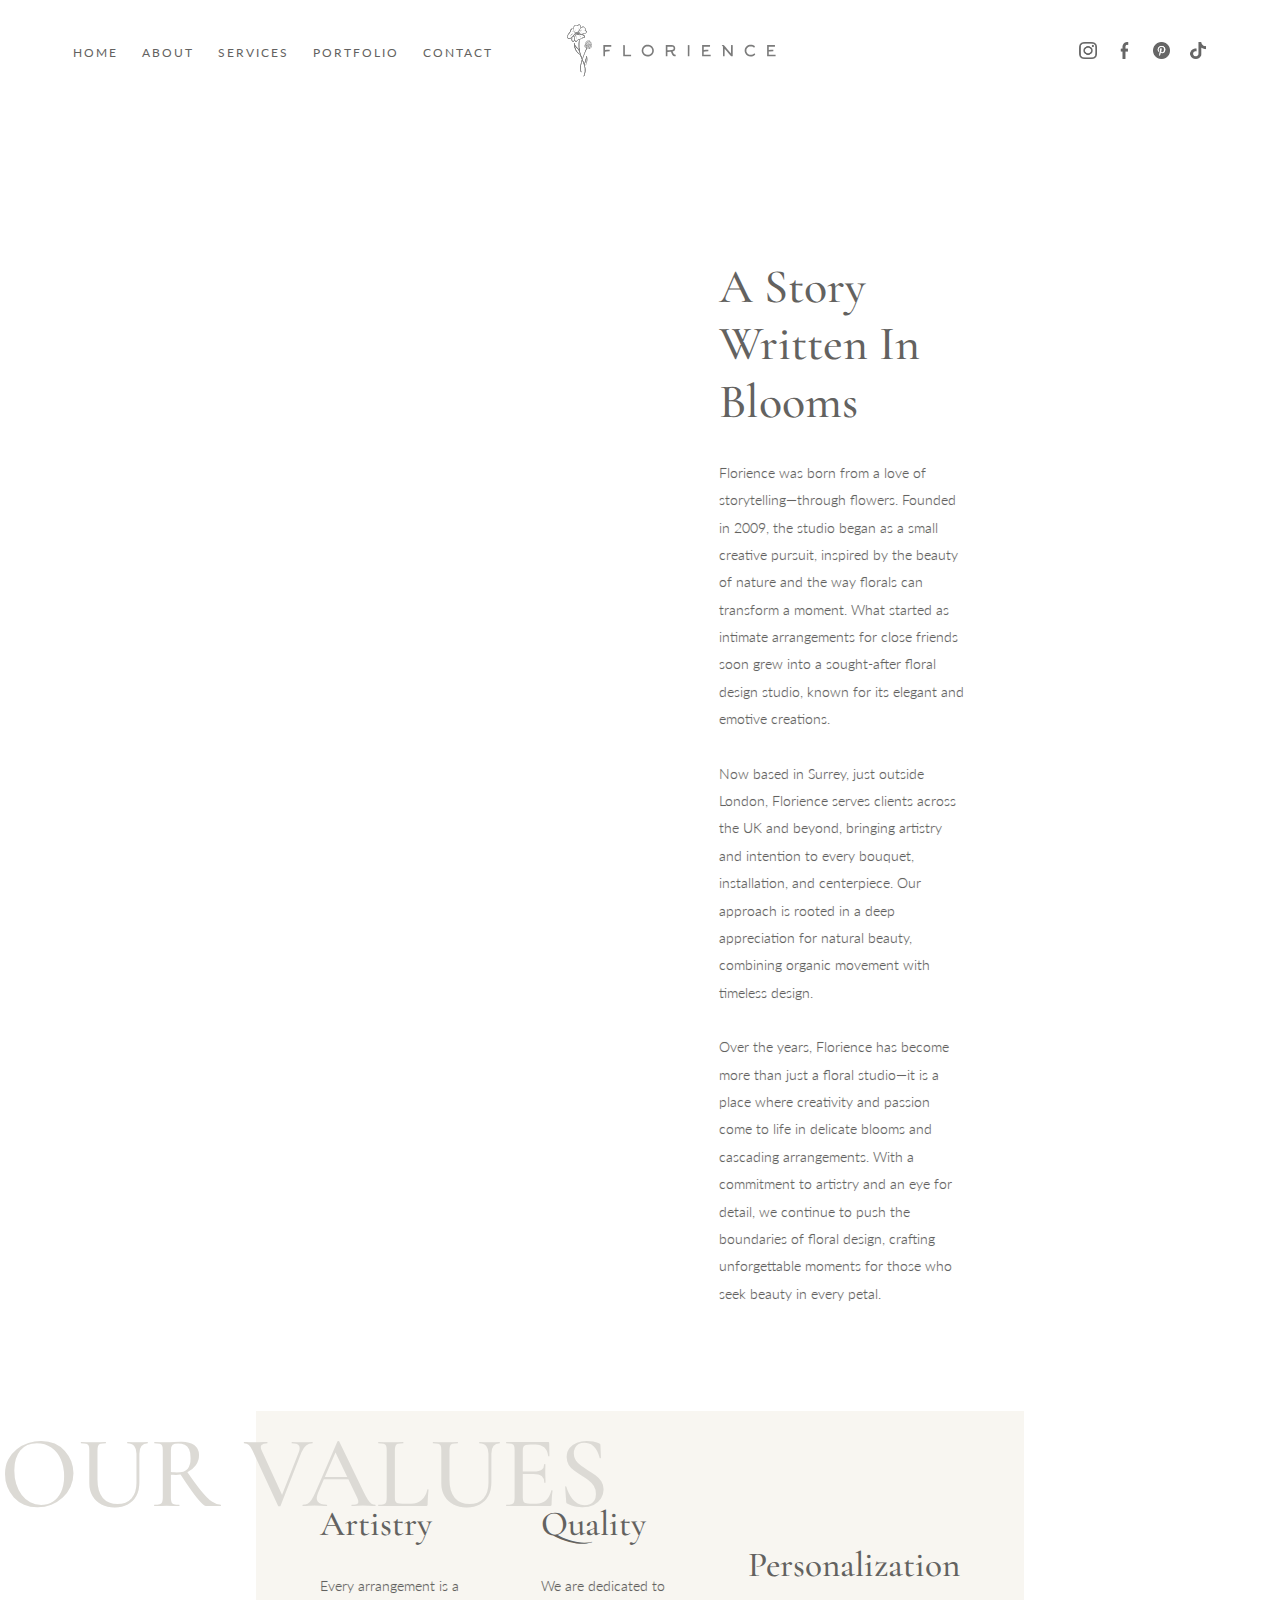
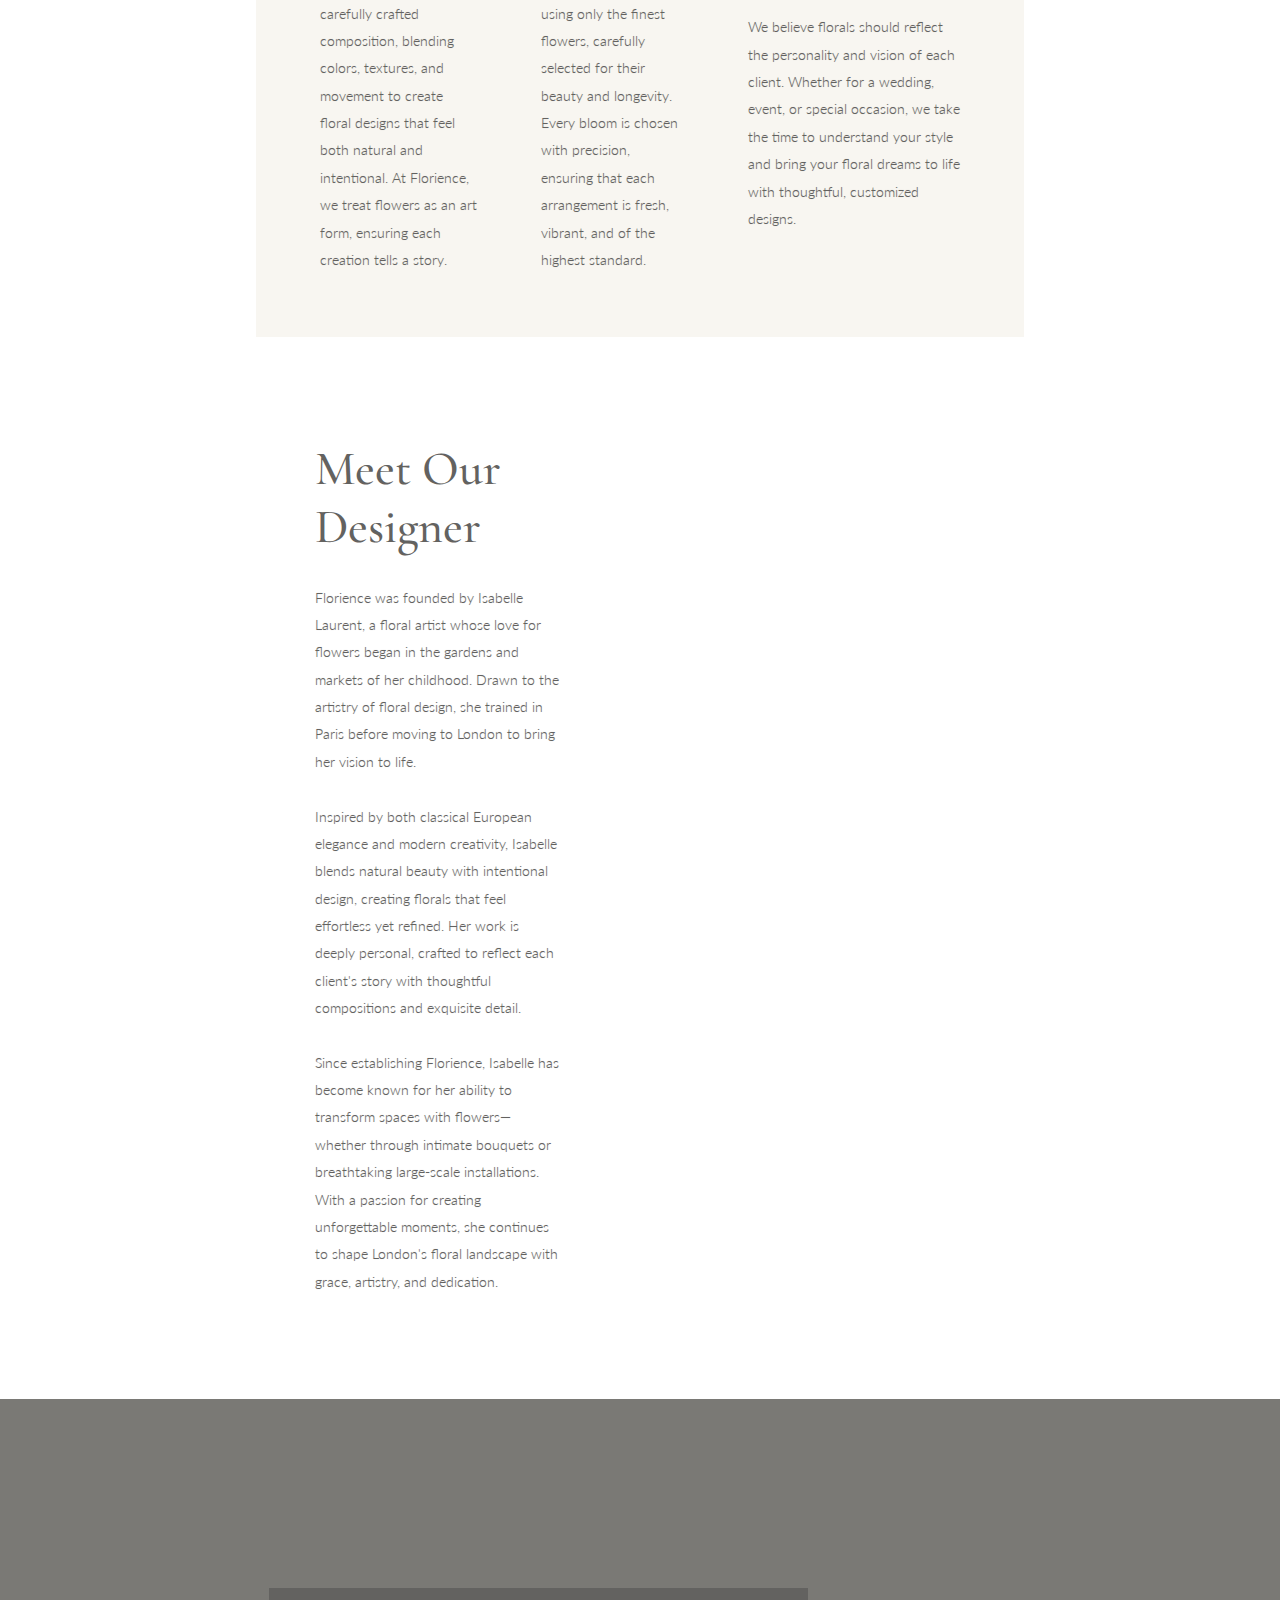
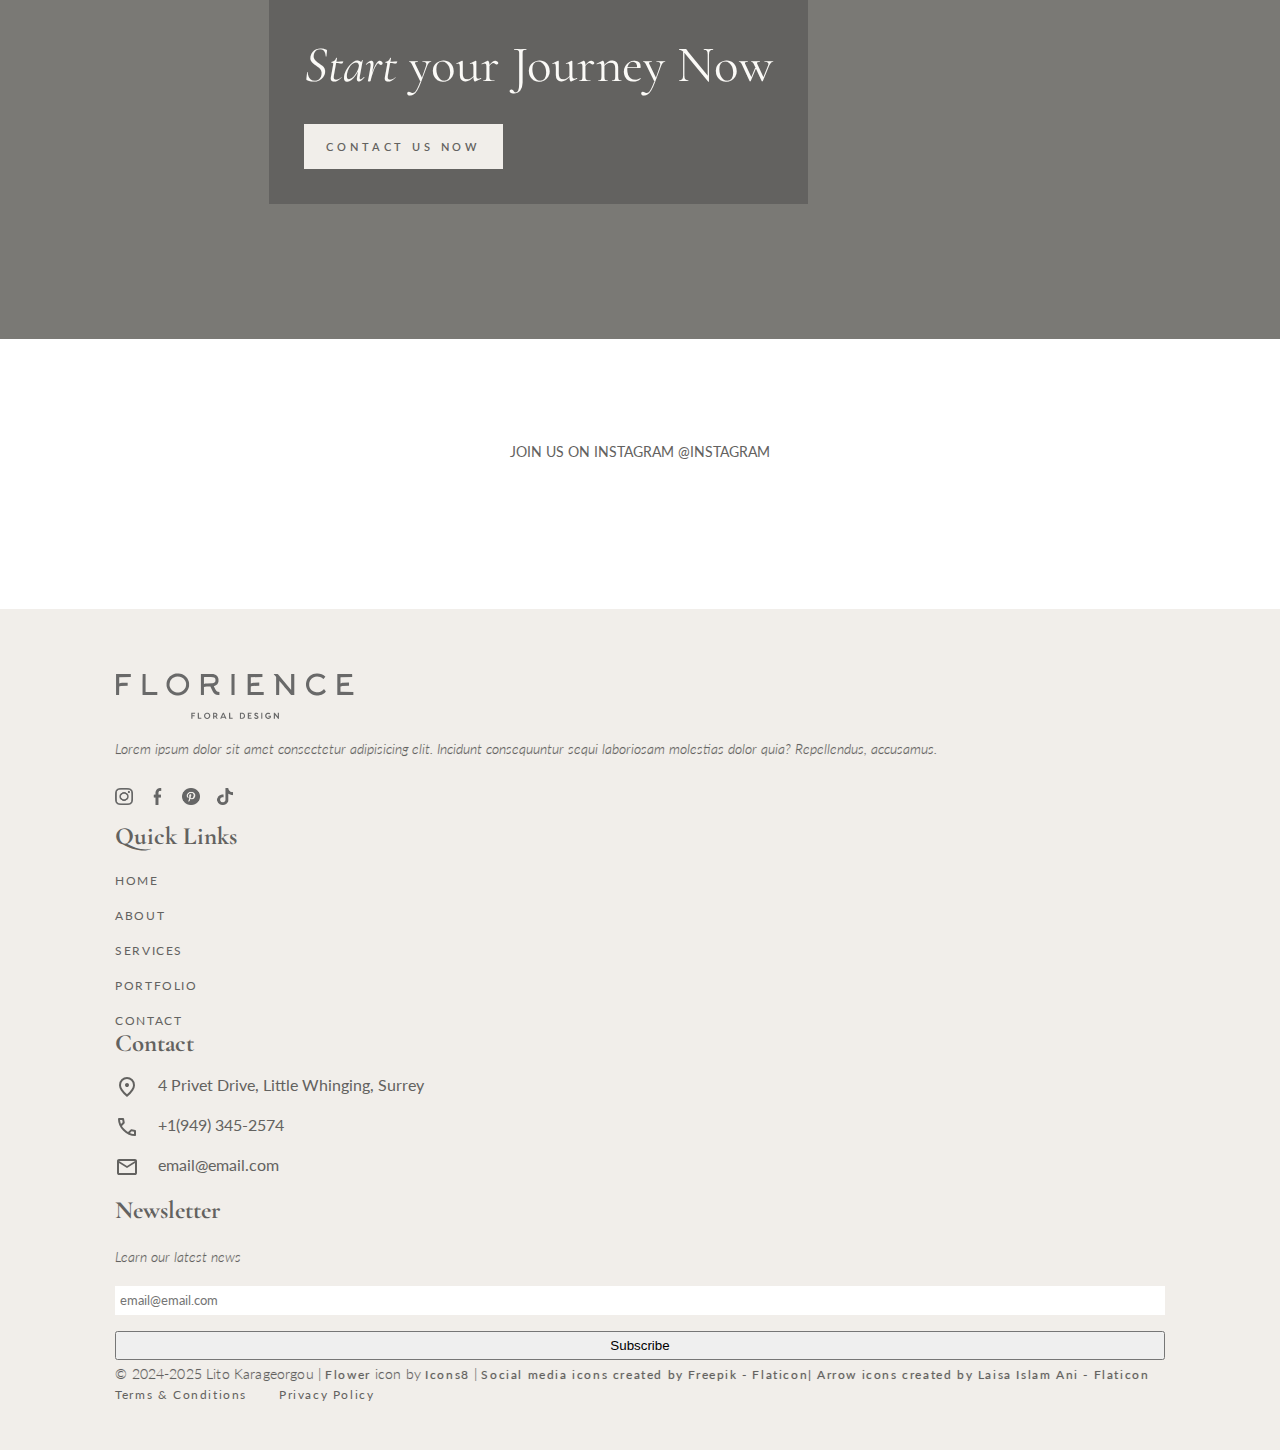
<file: about.html>
<!DOCTYPE html>
<html lang="en">

<head>
  <meta charset="UTF-8" />
  <meta name="viewport" content="width=device-width, initial-scale=1.0" />
  <title>About | Florience | Floral Design Studio</title>
  <!-- CSS -->
  <link rel="stylesheet" href="./styles/common.css">
  <link rel="stylesheet" href="./styles/about.css" />
  <!-- Favicon -->
  <link rel="icon" href="./assets/icons/favicon-white.png" />
  <!-- Lato Font -->
  <link rel="preconnect" href="https://fonts.googleapis.com">
  <link rel="preconnect" href="https://fonts.gstatic.com" crossorigin>
  <link
    href="https://fonts.googleapis.com/css2?family=Cormorant+Garamond:ital,wght@0,300;0,400;0,500;0,600;0,700;1,300;1,400;1,500;1,600;1,700&family=Edu+AU+VIC+WA+NT+Pre:wght@400..700&family=Lato:ital,wght@0,100;0,300;0,400;0,700;0,900;1,100;1,300;1,400;1,700;1,900&family=Merriweather:ital,wght@0,300;0,400;0,700;0,900;1,300;1,400;1,700;1,900&family=Orbitron:wght@400..900&family=Poppins:ital,wght@0,100;0,200;0,300;0,400;0,500;0,600;0,700;0,800;0,900;1,100;1,200;1,300;1,400;1,500;1,600;1,700;1,800;1,900&family=Roboto:ital,wght@0,100;0,300;0,400;0,500;0,700;0,900;1,100;1,300;1,400;1,500;1,700;1,900&display=swap"
    rel="stylesheet">
  <!-- Cormorant Garamond Font-->
  <link rel="preconnect" href="https://fonts.googleapis.com">
  <link rel="preconnect" href="https://fonts.gstatic.com" crossorigin>
  <link
    href="https://fonts.googleapis.com/css2?family=Cormorant+Garamond:ital,wght@0,300;0,400;0,500;0,600;0,700;1,300;1,400;1,500;1,600;1,700&family=Edu+AU+VIC+WA+NT+Pre:wght@400..700&family=Lato:ital,wght@0,100;0,300;0,400;0,700;0,900;1,100;1,300;1,400;1,700;1,900&family=Merriweather:ital,wght@0,300;0,400;0,700;0,900;1,300;1,400;1,700;1,900&family=Orbitron:wght@400..900&family=Poppins:ital,wght@0,100;0,200;0,300;0,400;0,500;0,600;0,700;0,800;0,900;1,100;1,200;1,300;1,400;1,500;1,600;1,700;1,800;1,900&family=Roboto:ital,wght@0,100;0,300;0,400;0,500;0,700;0,900;1,100;1,300;1,400;1,500;1,700;1,900&display=swap"
    rel="stylesheet">
  <!-- JavaScript -->
  <script src="./scripts/header-footer.js"></script>
  <script src="./scripts/scroll-effects.js" defer></script>
  <script src="./scripts/back-to-top.js" defer></script>
</head>

<body>
  <div class="container">
    <!-- Header -->
    <div id="header"></div>

    <!-- Main -->
    <main class="main">
      <!-- Hero Section-->
      <div class="hero__container">
        <div class="hero__text">
          <h1>About us</h1>
        </div>
      </div>

      <!-- Story -->
      <div class="section__container">
        <div class="section__wrap">
          <div class="section__image section__image--story"></div>
          <div class="section__text">
            <h2 class="medium-heading">A Story Written in Blooms</h2>
            <p>
              Florience was born from a love of storytelling—through flowers. Founded in 2009, the studio began as a
              small creative pursuit, inspired by the beauty of nature and the way florals can transform a moment. What
              started as intimate arrangements for close friends soon grew into a sought-after floral design studio,
              known for its elegant and emotive creations.

              <br> <br>

              Now based in Surrey, just outside London, Florience serves clients across the UK and beyond, bringing
              artistry and intention to every bouquet, installation, and centerpiece. Our approach is rooted in a deep
              appreciation for natural beauty, combining organic movement with timeless design.

              <br> <br>

              Over the years, Florience has become more than just a floral studio—it is a place where creativity and
              passion come to life in delicate blooms and cascading arrangements. With a commitment to artistry and an
              eye for detail, we continue to push the boundaries of floral design, crafting unforgettable moments for
              those who seek beauty in every petal.
          </div>
        </div>
      </div>

      <!-- Values -->
      <div class="values__container">
        <h2 class="extra-large-heading">Our values</h2>
        <div class="values__wrap">
          <div class="values__value">
            <h3>Artistry</h3>
            <p>Every arrangement is a carefully crafted composition, blending colors, textures, and movement to create
              floral designs that feel both natural and intentional. At Florience, we treat flowers as an art form,
              ensuring each creation tells a story.</p>
          </div>
          <div class="values__value">
            <h3>Quality</h3>
            <p>We are dedicated to using only the finest flowers, carefully selected for their beauty and longevity.
              Every bloom is chosen with precision, ensuring that each arrangement is fresh, vibrant, and of the highest
              standard.</p>
          </div>
          <div class="values__value">
            <h3>Personalization</h3>
            <p>We believe florals should reflect the personality and vision of each client. Whether for a wedding,
              event, or special occasion, we take the time to understand your style and bring your floral dreams to life
              with thoughtful, customized designs.</p>
          </div>
        </div>
      </div>

      <!-- Designer -->
      <div class="section__container">
        <div class="section__wrap">
          <div class="section__text">
            <h2 class="medium-heading">Meet our Designer</h2>
            <p>
              Florience was founded by Isabelle Laurent, a floral artist whose love for flowers began in the gardens and
              markets of her childhood. Drawn to the artistry of floral design, she trained in Paris before moving to
              London to bring her vision to life.

              <br> <br>

              Inspired by both classical European elegance and modern creativity, Isabelle blends natural beauty with
              intentional design, creating florals that feel effortless yet refined. Her work is deeply personal,
              crafted to reflect each client's story with thoughtful compositions and exquisite detail.

              <br> <br>

              Since establishing Florience, Isabelle has become known for her ability to transform spaces with
              flowers—whether through intimate bouquets or breathtaking large-scale installations. With a passion for
              creating unforgettable moments, she continues to shape London's floral landscape with grace, artistry, and
              dedication.
            </p>
          </div>
          <div class="section__image section__image--designer "></div>
        </div>
      </div>

      <!-- Call to Action -->
      <div class="cta">
        <div class="cta__wrap">
          <h2><span>Start</span> your Journey Now</h2>
          <a href="contact.html" class="button button--primary">Contact us now</a>
        </div>
      </div>

      <!-- Instagram Grid -->
      <div class="instagram__container">
        <div class="instagram__wrap">
          <a href="https://www.instagram.com/" target="_blank">Join us on instagram @instagram</a>
          <div class="instagram__images">
            <div class="instagram__image instagram__image--1"></div>
            <div class="instagram__image instagram__image--2"></div>
            <div class="instagram__image instagram__image--3"></div>
            <div class="instagram__image instagram__image--4"></div>
            <div class="instagram__image instagram__image--5"></div>
            <div class="instagram__image instagram__image--6"></div>
          </div>
        </div>
      </div>

    </main>

    <!-- Footer -->
    <footer id="footer"></footer>

    <!-- Back to top button -->
    <button id="back-to-top" onclick="window.scrollTo({top: 0, behavior: 'smooth'});">Top</button>
  </div>
</body>

</html>
</file>
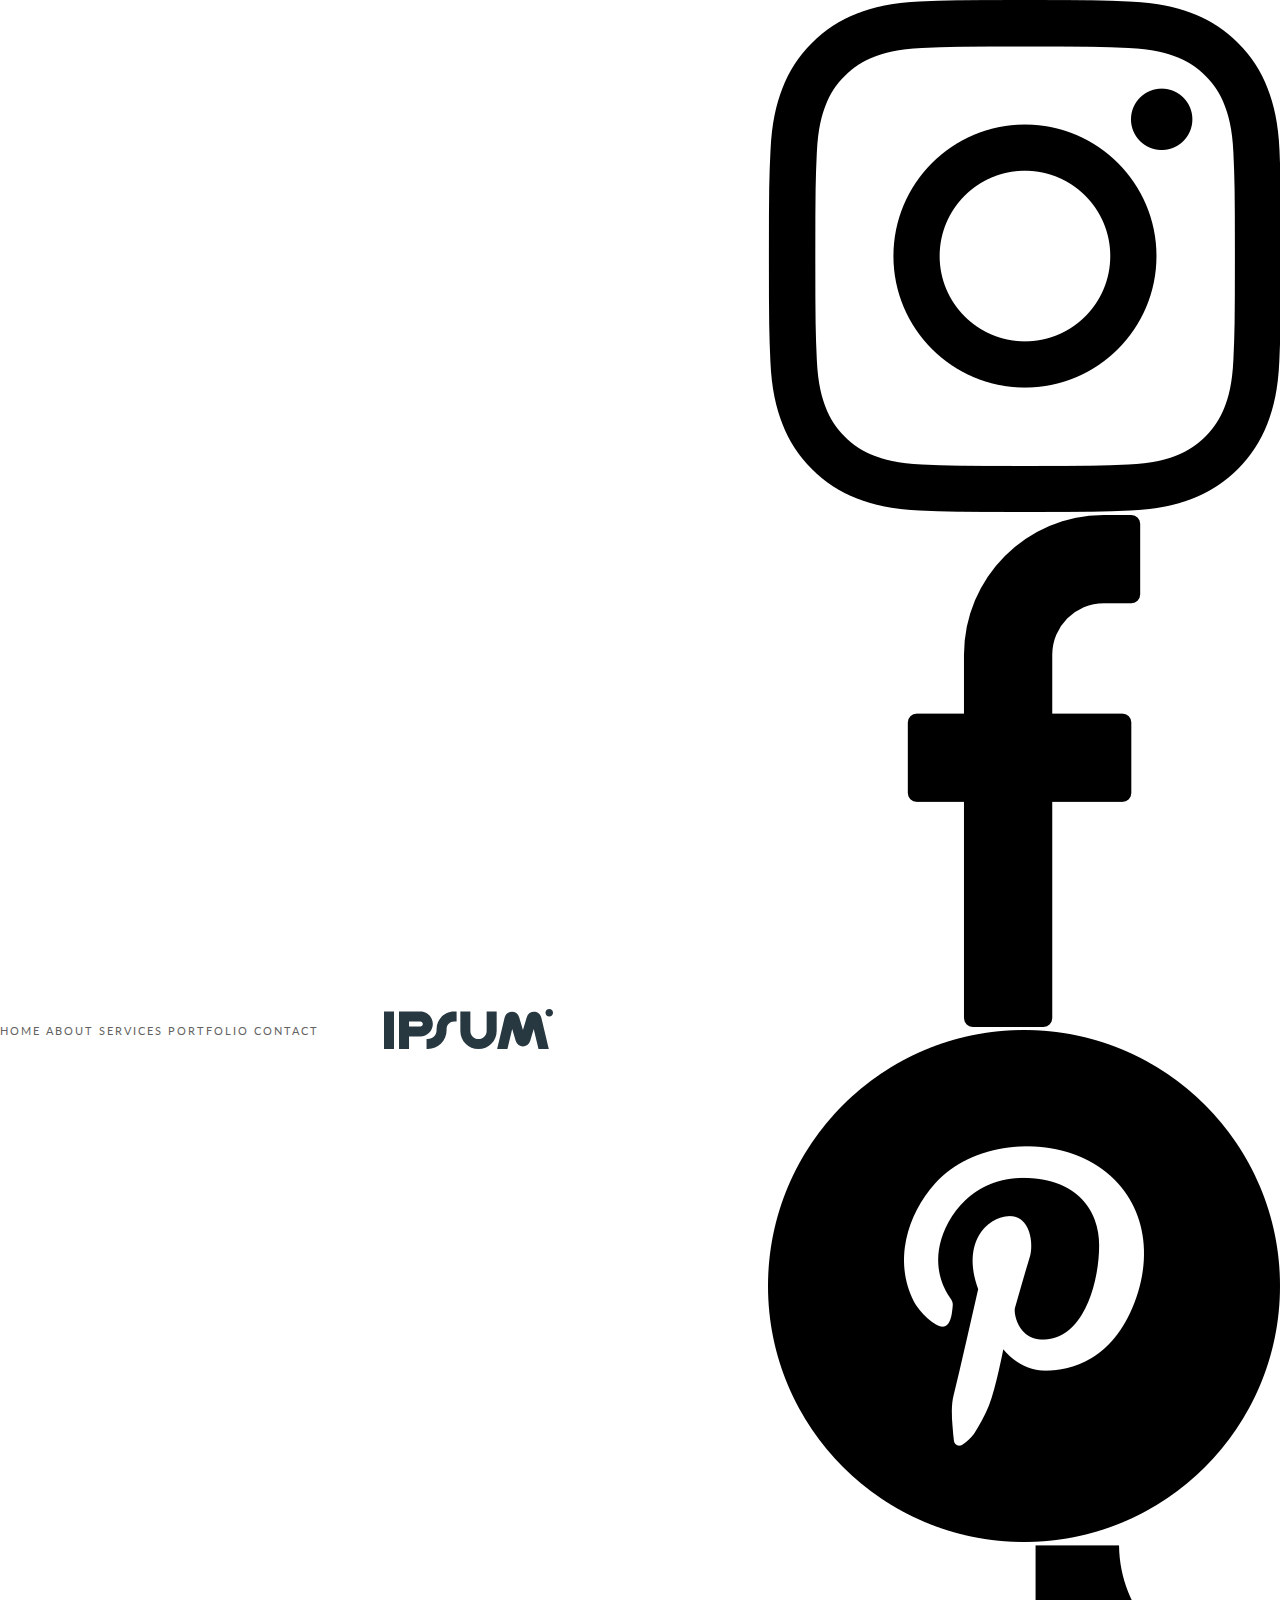
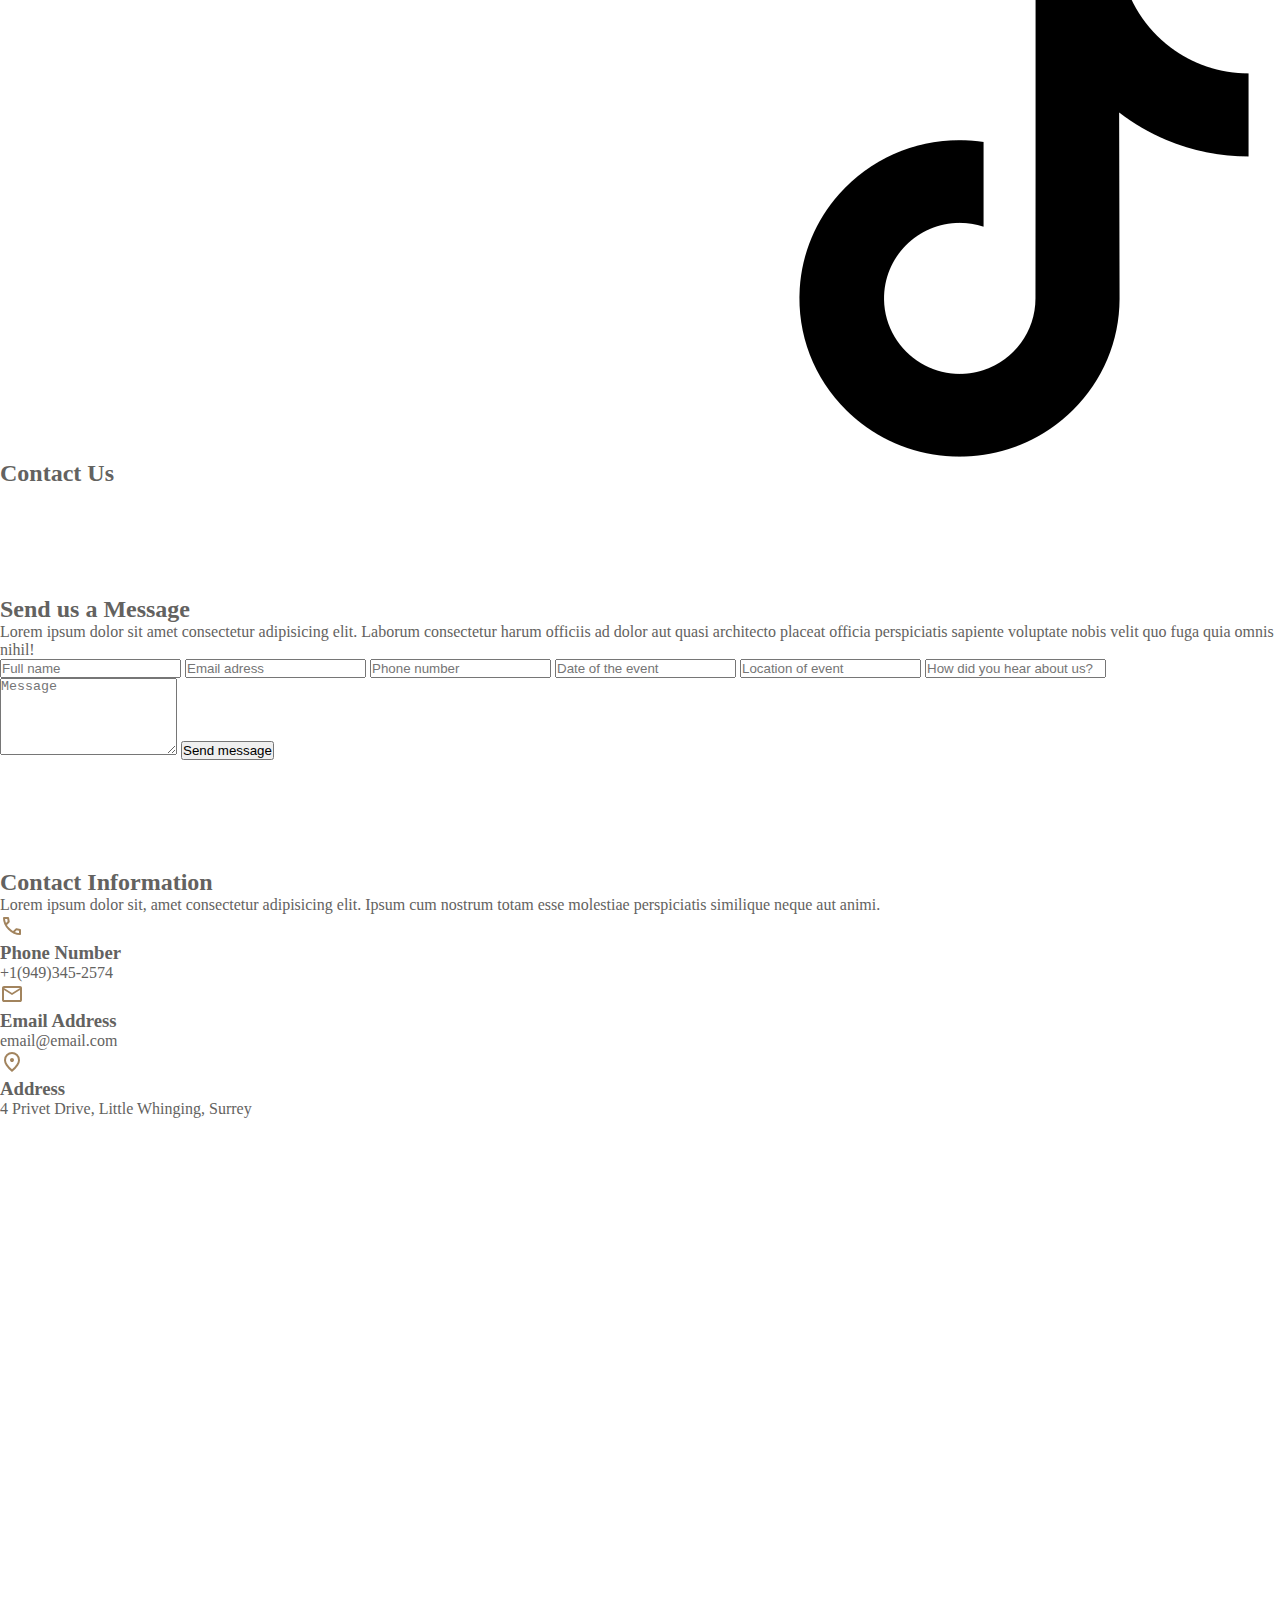
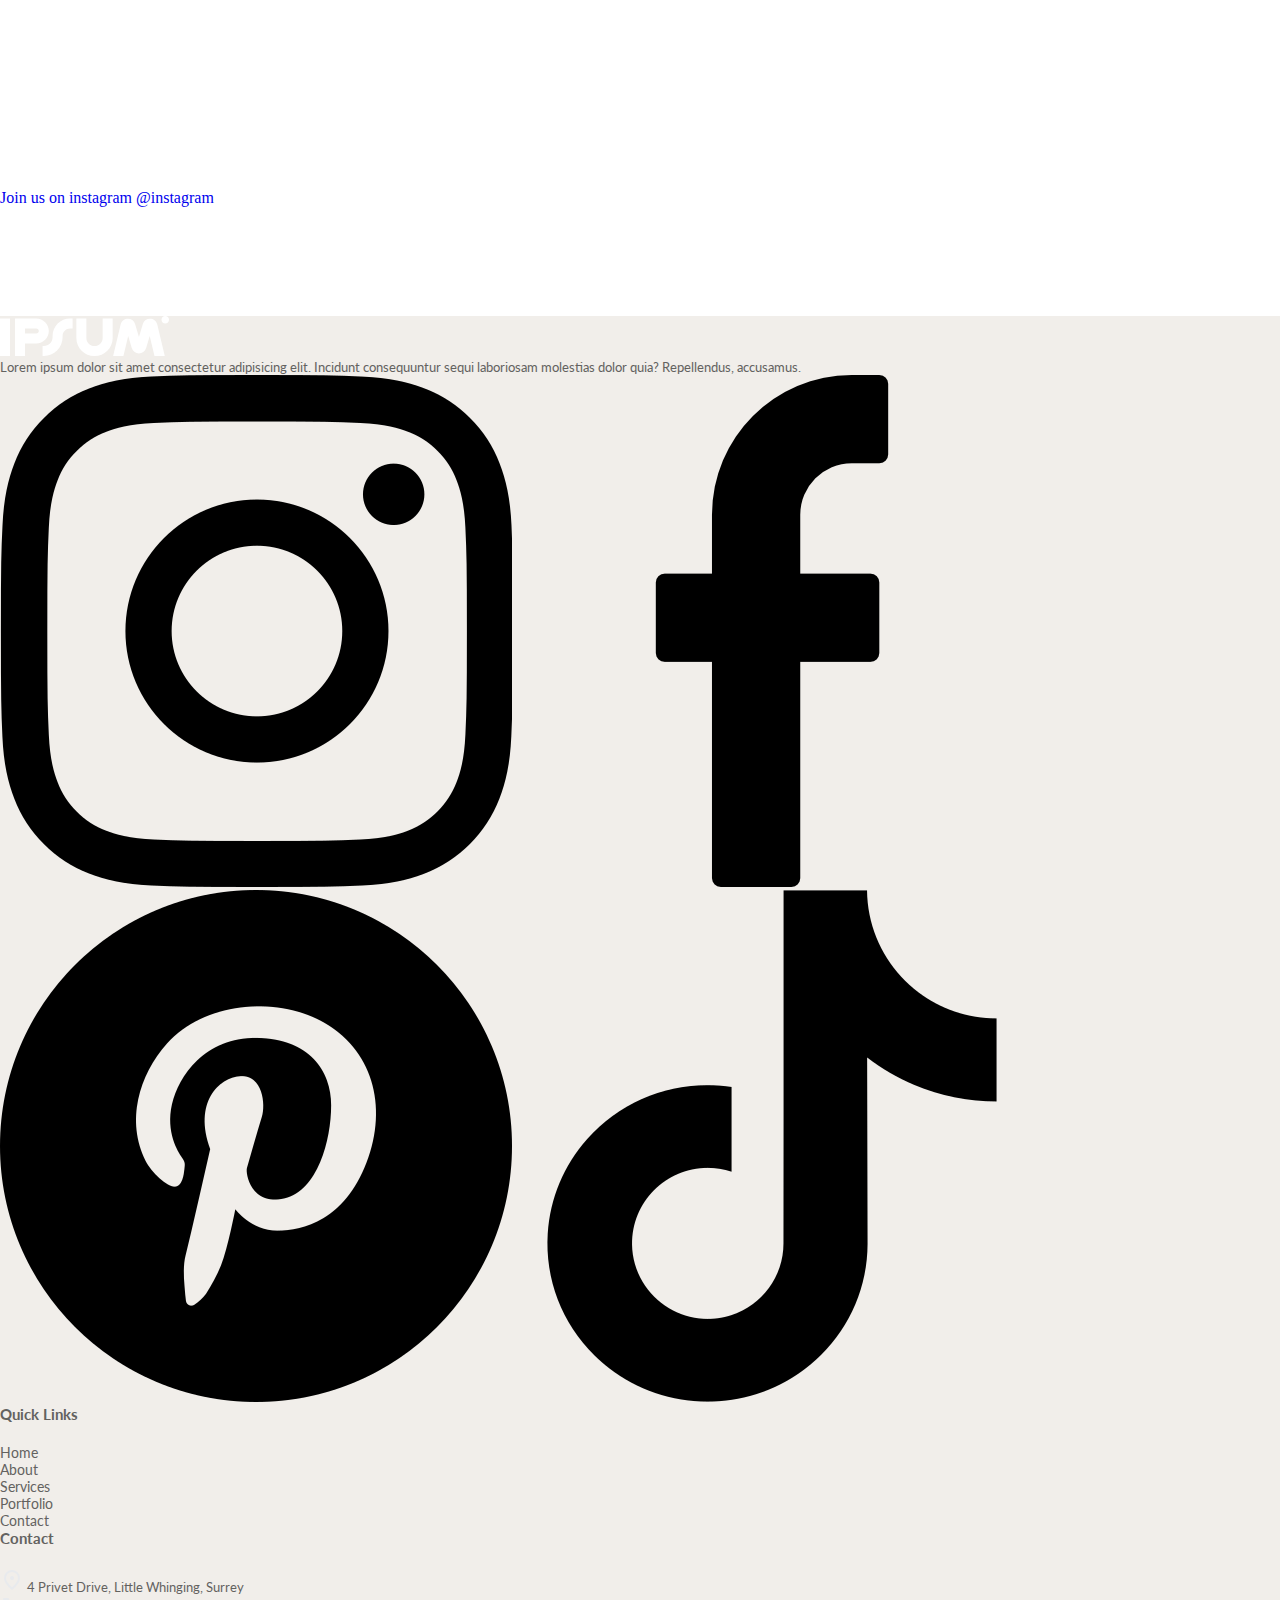
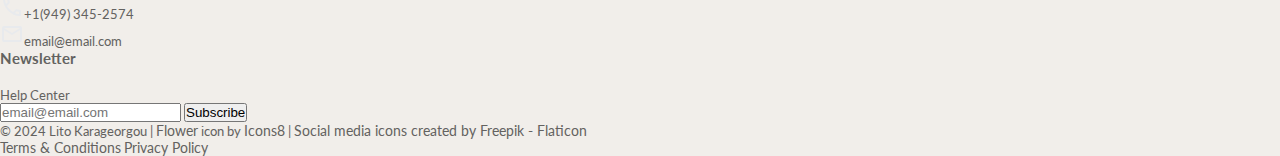
<file: contact.html>
<!DOCTYPE html>
<html lang="en">

<head>
  <meta charset="UTF-8" />
  <meta name="viewport" content="width=device-width, initial-scale=1.0" />
  <title>Contact | Floral Design Studio</title>
  <link rel="stylesheet" href="styles/global.css">
  <link rel="stylesheet" href="styles/contact.css" />
  <link rel="icon" href="images/icons/favicon.png" />
  <link
    href="https://fonts.googleapis.com/css2?family=Edu+AU+VIC+WA+NT+Pre:wght@400..700&family=Lato:ital,wght@0,100;0,300;0,400;0,700;0,900;1,100;1,300;1,400;1,700;1,900&family=Poppins:ital,wght@0,100;0,200;0,300;0,400;0,500;0,600;0,700;0,800;0,900;1,100;1,200;1,300;1,400;1,500;1,600;1,700;1,800;1,900&family=Roboto:ital,wght@0,100;0,300;0,400;0,500;0,700;0,900;1,100;1,300;1,400;1,500;1,700;1,900&display=swap"
    rel="stylesheet">
</head>

<body>
  <div class="container">
    <!-- Navbar -->
    <header class="navbar">
      <nav class="navbar_menu">
        <a href="index.html">Home</a>
        <a href="about.html">About</a>
        <a href="services.html">Services</a>
        <a href="portfolio.html">Portfolio</a>
        <a href="contact.html">Contact</a>
      </nav>

      <div class="navbar_logo">
        <img src="images/logos/ipsum.svg" alt="Floral Design Studio Logo" />
      </div>

      <div class="navbar_social">
        <a href="https://www.instagram.com/" target="_blank">
          <img src="images/icons/instagram.png" alt="Instagram" />
        </a>
        <a href="https://www.facebook.com/" target="_blank">
          <img src="images/icons/facebook.png" alt="Facebook" />
        </a>
        <a href="https://www.pinterest.com/" target="_blank">
          <img src="images/icons/pinterest.png" alt="Pinterest" />
        </a>
        <a href="https://www.tiktok.com/" target="_blank">
          <img src="images/icons/tik-tok.png" alt="Tik Tok" />
        </a>
      </div>
    </header>

    <!-- Main -->
    <main class="main">
      <!-- Hero Section -->
      <div class="hero_section_container">
        <div class="hero_section_text">
          <h2>Contact Us</h2>
        </div>
      </div>

      <!-- Contact Form -->
      <div class="contact_form_container">
        <div class="contact_form_wrap">
          <h2>Send us a Message</h2>
          <div class="contact_form_text">
            <p>
              Lorem ipsum dolor sit amet consectetur adipisicing elit. Laborum consectetur harum officiis ad dolor aut
              quasi architecto placeat officia perspiciatis sapiente voluptate nobis velit quo fuga quia omnis nihil!
            </p>
          </div>
          <form class="contact_form">
            <input type="text" id="fullname" placeholder="Full name" name="name">
            <input type="email" name="email" id="email" placeholder="Email adress">
            <input type="tel" name="phone" id="phone" placeholder="Phone number">
            <input type="text" id=date name="date" placeholder="Date of the event">
            <!-- onfocus="(this.type='date')" onblur="(this.type='text') -->
            <input type="text" name="address" id="address" placeholder="Location of event">
            <!-- <input type="number" name="budget" id="budget" placeholder="Budget for the floral design"> -->
            <input type="text" name="referral_source" id="referral_source" placeholder="How did you hear about us?">
            <textarea name="message" id="message" placeholder="Message" rows="5"></textarea>
            <button type="submit" class="contact_form_button">Send message</a>
          </form>
        </div>
        <div class="contact_form_img"></div>
      </div>

      <!-- Contact Info -->
      <div class="contact_info_container">
        <div class="contact_info_wrap">
          <div class="contact_info_text">
            <h2>Contact Information</h2>
            <p>Lorem ipsum dolor sit, amet consectetur adipisicing elit. Ipsum cum nostrum totam esse molestiae
              perspiciatis similique neque aut animi.</p>
          </div>

          <div class="contact_info_boxes">
            <div class="contact_info_box">
              <img src="images/icons/phone-brown.svg" alt="Phone Number">
              <h3>Phone Number</h3>
              <p>+1(949)345-2574</p>
            </div>

            <div class="contact_info_box">
              <img src="images/icons/mail-brown.svg" alt="Email">
              <h3>Email Address</h3>
              <p>email@email.com</p>
            </div>

            <div class="contact_info_box">
              <img src="images/icons/location-brown.svg" alt="Address">
              <h3>Address</h3>
              <p>4 Privet Drive, Little Whinging, Surrey</p>
            </div>
          </div>
        </div>
      </div>

      <!-- Map -->
      <div id="map">
        <iframe
          src="https://www.google.com/maps/embed?pb=!1m18!1m12!1m3!1d2473.291091976451!2d-0.41932822306631806!3d51.69111799726521!2m3!1f0!2f0!3f0!3m2!1i1024!2i768!4f13.1!3m3!1m2!1s0x4876402fabd5cc11%3A0xf1355f57a03a3cba!2s4%20Privet%20Drive!5e0!3m2!1sen!2sgr!4v1736001830112!5m2!1sen!2sgr"
          width="600" height="450" style="border:0;" allowfullscreen="" loading="lazy"
          referrerpolicy="no-referrer-when-downgrade"></iframe>
      </div>

      <!-- Newsletter -->
      <!-- <div class="newsletter_container">
        <div class="newsletter_wrap">
          <h2>Subscribe to our Newsletter</h2>
          <div class="newsletter_text">
            <p>
              Lorem ipsum dolor sit amet consectetur adipisicing elit. Veniam
              animi nam, labore consectetur, eaque aliquid eos.
              Consequatur, quo!
            </p>
          </div>
          <form class="newsletter_subscribe">
            <input type="email" id="email" placeholder="email@email.com" />
            <button>Subscribe</button>
          </form>
        </div>
      </div> -->

      <!-- Instagram Grid -->
      <div class="instagram_grid_container">
        <div class="instagram_grid_wrap">
          <!-- <h2>Join us on Instagram</h2> -->
          <a href="#">Join us on instagram @instagram</a>
          <div class="instagram_grid_images">
            <div class="instagram_grid_img"></div>
            <div class="instagram_grid_img"></div>
            <div class="instagram_grid_img"></div>
            <div class="instagram_grid_img"></div>
            <div class="instagram_grid_img"></div>
            <div class="instagram_grid_img"></div>
          </div>
        </div>
      </div>
    </main>

    <!-- Footer -->
    <footer class="footer">
      <div class="footer_wrap">
        <!-- Row 1 -->
        <div class="footer_row_1">
          <!-- Logo & Text -->
          <div class="footer_brand">
            <div class="footer_brand_wrap">
              <div class="footer_logo">
                <img src="images/logos/ipsum - white.svg" alt="Floral Design Studio Logo" />
              </div>

              <div class="footer_text">
                <p>
                  Lorem ipsum dolor sit amet consectetur adipisicing elit.
                  Incidunt consequuntur sequi laboriosam
                  molestias dolor quia? Repellendus, accusamus.
                </p>
              </div>

              <div class="footer_social">
                <a href="https://www.instagram.com/" target="_blank">
                  <img src="images/icons/instagram.png" alt="Instagram" />
                </a>
                <a href="https://www.facebook.com/" target="_blank">
                  <img src="images/icons/facebook.png" alt="Facebook" />
                </a>
                <a href="https://www.pinterest.com/" target="_blank">
                  <img src="images/icons/pinterest.png" alt="Pinterest" />
                </a>
                <a href="https://www.tiktok.com/" target="_blank">
                  <img src="images/icons/tik-tok.png" alt="Tik Tok" />
                </a>
              </div>
            </div>
          </div>

          <!-- Navigation -->
          <nav class="footer_nav">
            <h3>Quick Links</h3>
            <ul class="footer_nav-list">
              <li><a href="index.html">Home</a></li>
              <li><a href="about.html">About</a></li>
              <li><a href="services.html">Services</a></li>
              <li><a href="portfolio.html">Portfolio</a></li>
              <li><a href="contact.html">Contact</a></li>
            </ul>
          </nav>

          <!-- Contact -->
          <div class="footer_contact">
            <div class="footer_contact_wrap">
              <h3>Contact</h3>
              <ul class="footer_contact-list">
                <li>
                  <img src="images/icons/location.svg" alt="Location"> 4 Privet
                  Drive, Little Whinging, Surrey
                </li>
                <li><img src="images/icons/phone.svg" alt="Phone Number">+1(949)
                  345-2574</li>
                <li><img src="images/icons/mail.svg" alt="Email">email@email.com</li>
              </ul>
            </div>
          </div>

          <!-- Newsletter -->
          <div class="footer_newsletter">
            <h3>Newsletter</h3>
            <p>Help Center</p>
            <form>
              <input type="email" id="email" placeholder="email@email.com" />
              <button type="submit">Subscribe</button>
            </form>
          </div>
        </div>

        <!-- Row 2 -->
        <div class="footer_row_2">
          <!-- Legal -->
          <div class="footer_credits">
            <p>
              &copy; 2024 Lito Karageorgou |
              <a target="_blank" href="https://icons8.com/icon/mHR6Am8NPK1s/flower">Flower</a>
              icon by
              <a target="_blank" href="https://icons8.com">Icons8</a> |
              <a href="https://www.flaticon.com/free-icons/social-media" title="social media icons">Social media icons
                created by Freepik - Flaticon</a>
            </p>
          </div>
          <div class="footer_legal">
            <a href="#">Terms & Conditions</a>
            <a href="#">Privacy Policy</a>
          </div>
        </div>
    </footer>
  </div>
</body>

</html>
</file>
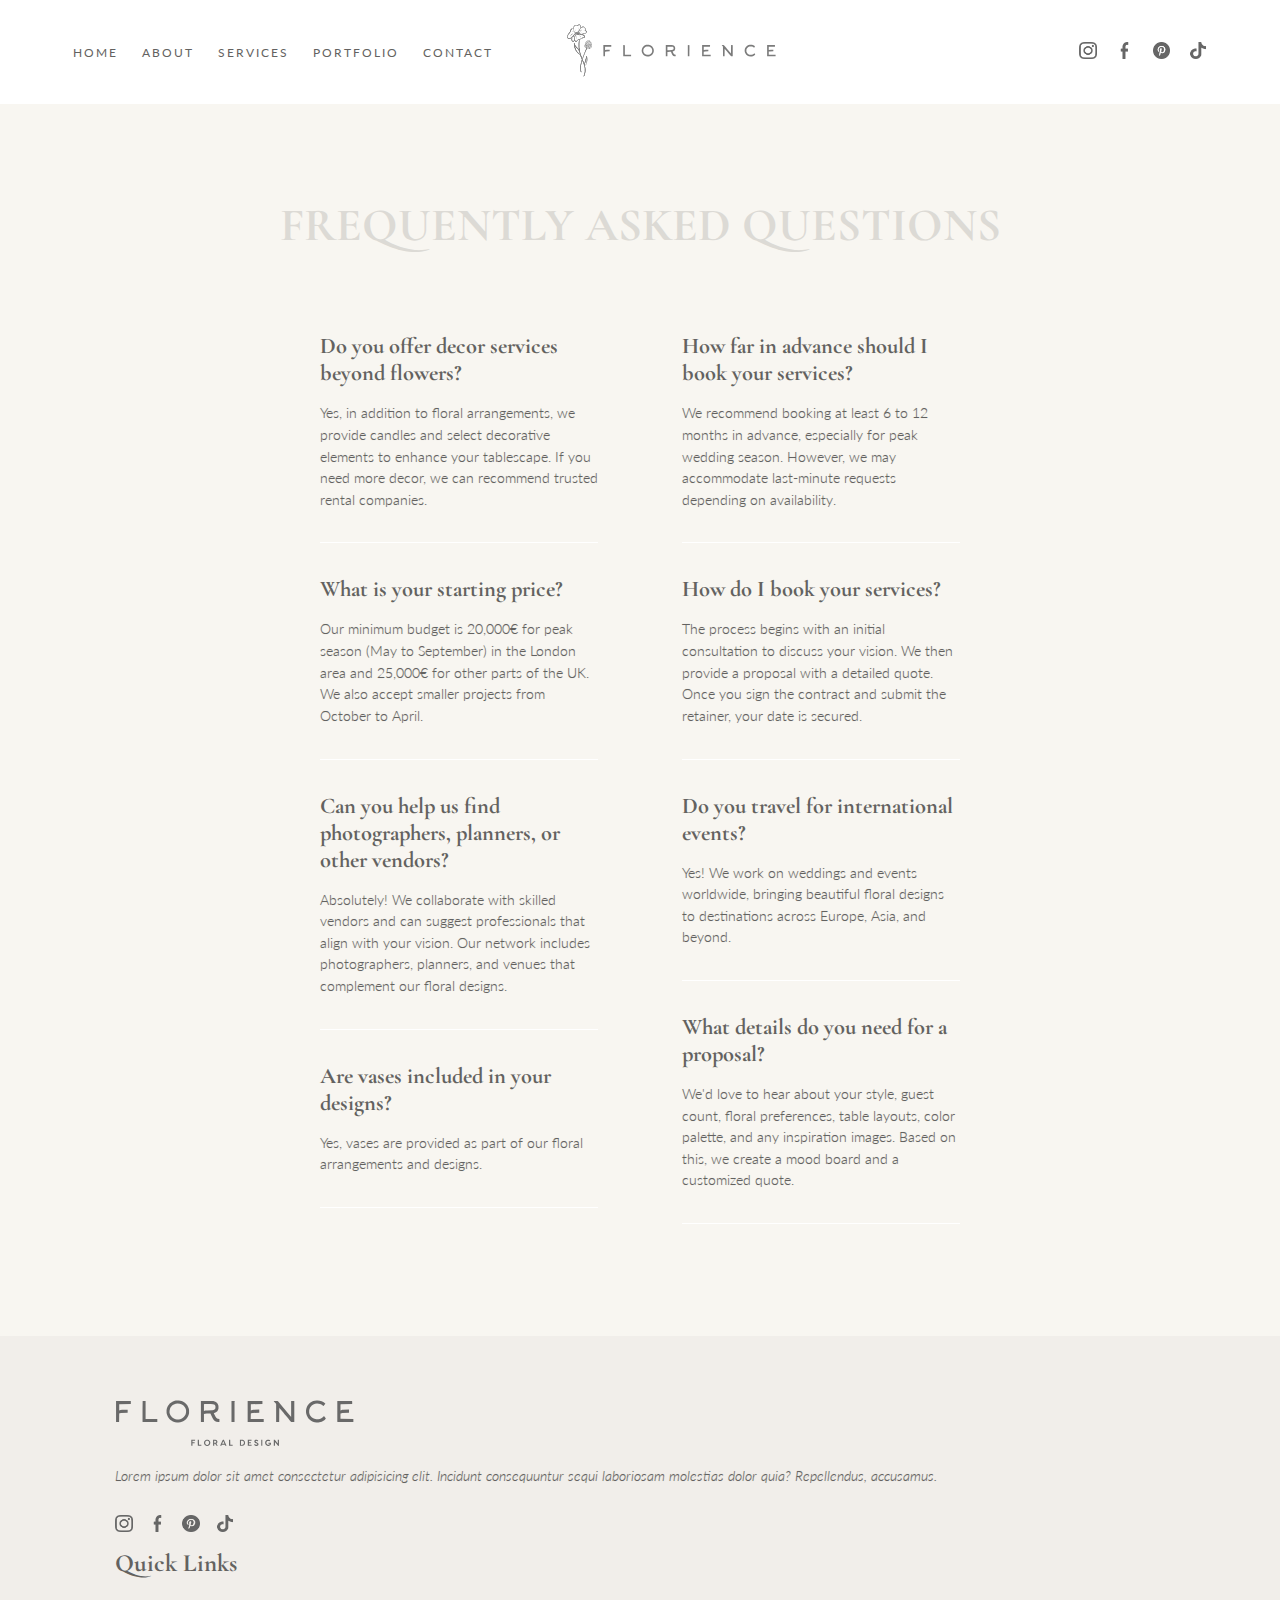
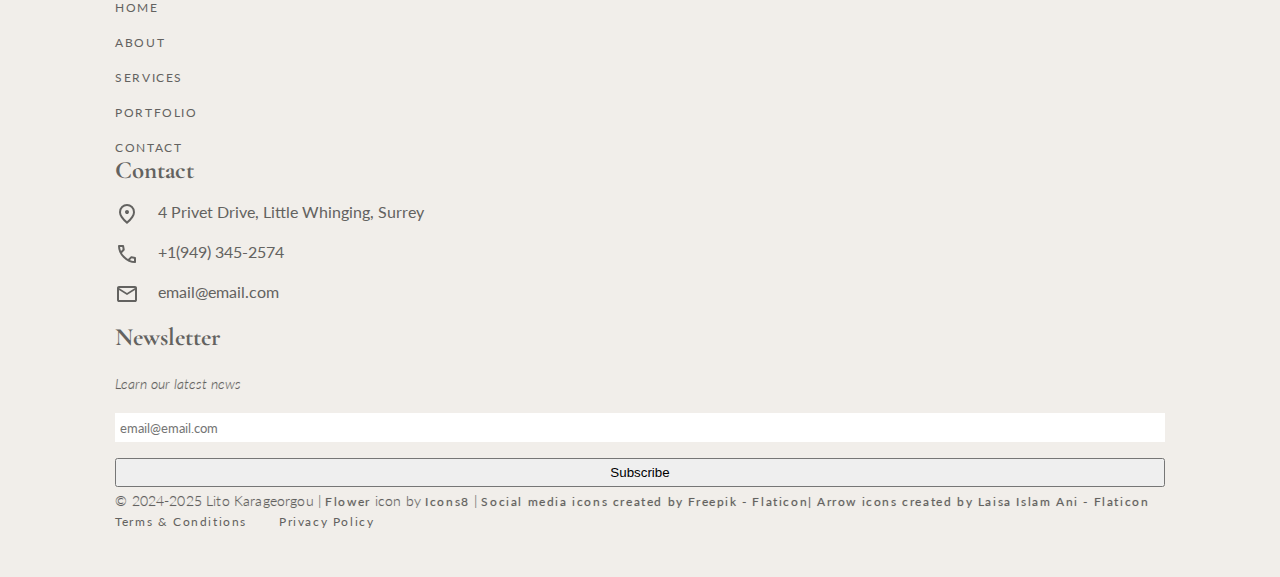
<file: faq.html>
<!DOCTYPE html>
<html lang="en">

<head>
    <meta charset="UTF-8" />
    <meta name="viewport" content="width=device-width, initial-scale=1.0" />
    <meta name="description"
        content="Get in touch with Florience Floral Design Studio. Contact us for inquiries, appointments, and more.">
    <title>FAQs | Florience | Floral Design Studio</title>
    <!-- CSS -->
    <link rel="stylesheet" href="./styles/common.css">
    <link rel="stylesheet" href="./styles/faq.css" />
    <!-- Favicon -->
    <link rel="icon" href="./assets/icons/favicon-white.png" />
    <!-- Google Fonts -->
    <link rel="preconnect" href="https://fonts.googleapis.com">
    <link rel="preconnect" href="https://fonts.gstatic.com" crossorigin>
    <link
        href="https://fonts.googleapis.com/css2?family=Cormorant+Garamond:ital,wght@0,300..700;1,300..700&family=Lato:ital,wght@0,100;0,300;0,400;0,700;0,900;1,100;1,300;1,400;1,700;1,900&family=Roboto:ital,wght@0,100;0,300;0,400;0,500;0,700;0,900;1,100;1,300;1,400;1,500;1,700;1,900&display=swap"
        rel="stylesheet">
    <!-- JavaScript -->
    <script src="./scripts/common/header-footer.js"></script>
    <script src="./scripts/common/burger-menu.js" defer></script>
    <script src="./scripts/common/back-to-top.js" defer></script>
    <script src="./scripts/common/scroll-reveal-effect.js" defer></script>
</head>

<body>
    <div class="container">
        <!-- Header -->
        <header id="header"></header>

        <!-- Main -->
        <main class="main">
            <!-- FAQ -->
            <div class="faq__container">
                <h1>Frequently Asked Questions</h1>
                <div class="faq">
                    <div class="faq__question">
                        <h2>Do you offer decor services beyond flowers?</h2>
                        <p>Yes, in addition to floral arrangements, we provide candles and select decorative elements to
                            enhance your tablescape. If you need more decor, we can recommend trusted rental companies.
                        </p>
                    </div>
                    <div class="faq__question">
                        <h2>What is your starting price?</h2>
                        <p>Our minimum budget is 20,000€ for peak season (May to September) in the London area and
                            25,000€
                            for other parts of the UK. We also accept smaller projects from October to April.</p>
                    </div>
                    <div class="faq__question">
                        <h2>Can you help us find photographers, planners, or other vendors?</h2>
                        <p>Absolutely! We collaborate with skilled vendors and can suggest professionals that align with
                            your vision. Our network includes photographers, planners, and venues that complement our
                            floral
                            designs.</p>
                    </div>
                    <div class="faq__question">
                        <h2>Are vases included in your designs?</h2>
                        <p>Yes, vases are provided as part of our floral arrangements and designs.</p>
                    </div>

                    <div class="faq__question">
                        <h2>How far in advance should I book your services?</h2>
                        <p>We recommend booking at least 6 to 12 months in advance, especially for peak wedding season.
                            However, we may accommodate last-minute requests depending on availability.</p>
                    </div>
                    <div class="faq__question">
                        <h2>How do I book your services?</h2>
                        <p>The process begins with an initial consultation to discuss your vision. We then provide a
                            proposal with a detailed quote. Once you sign the contract and submit the retainer, your
                            date is secured.</p>
                    </div>
                    <div class="faq__question">
                        <h2>Do you travel for international events?</h2>
                        <p>Yes! We work on weddings and events worldwide, bringing beautiful floral designs to
                            destinations across Europe, Asia, and beyond.</p>
                    </div>
                    <div class="faq__question">
                        <h2>What details do you need for a proposal?</h2>
                        <p>We'd love to hear about your style, guest count, floral preferences, table layouts, color
                            palette, and any inspiration images. Based on this, we create a mood board and a customized
                            quote.</p>
                    </div>
                </div>
            </div>

        </main>

        <!-- Footer -->
        <footer id="footer"></footer>

        <!-- Back to top button -->
        <button id="back-to-top" onclick="window.scrollTo({top: 0, behavior: 'smooth'});">Top</button>
    </div>

    </div>
</body>

</html>
</file>
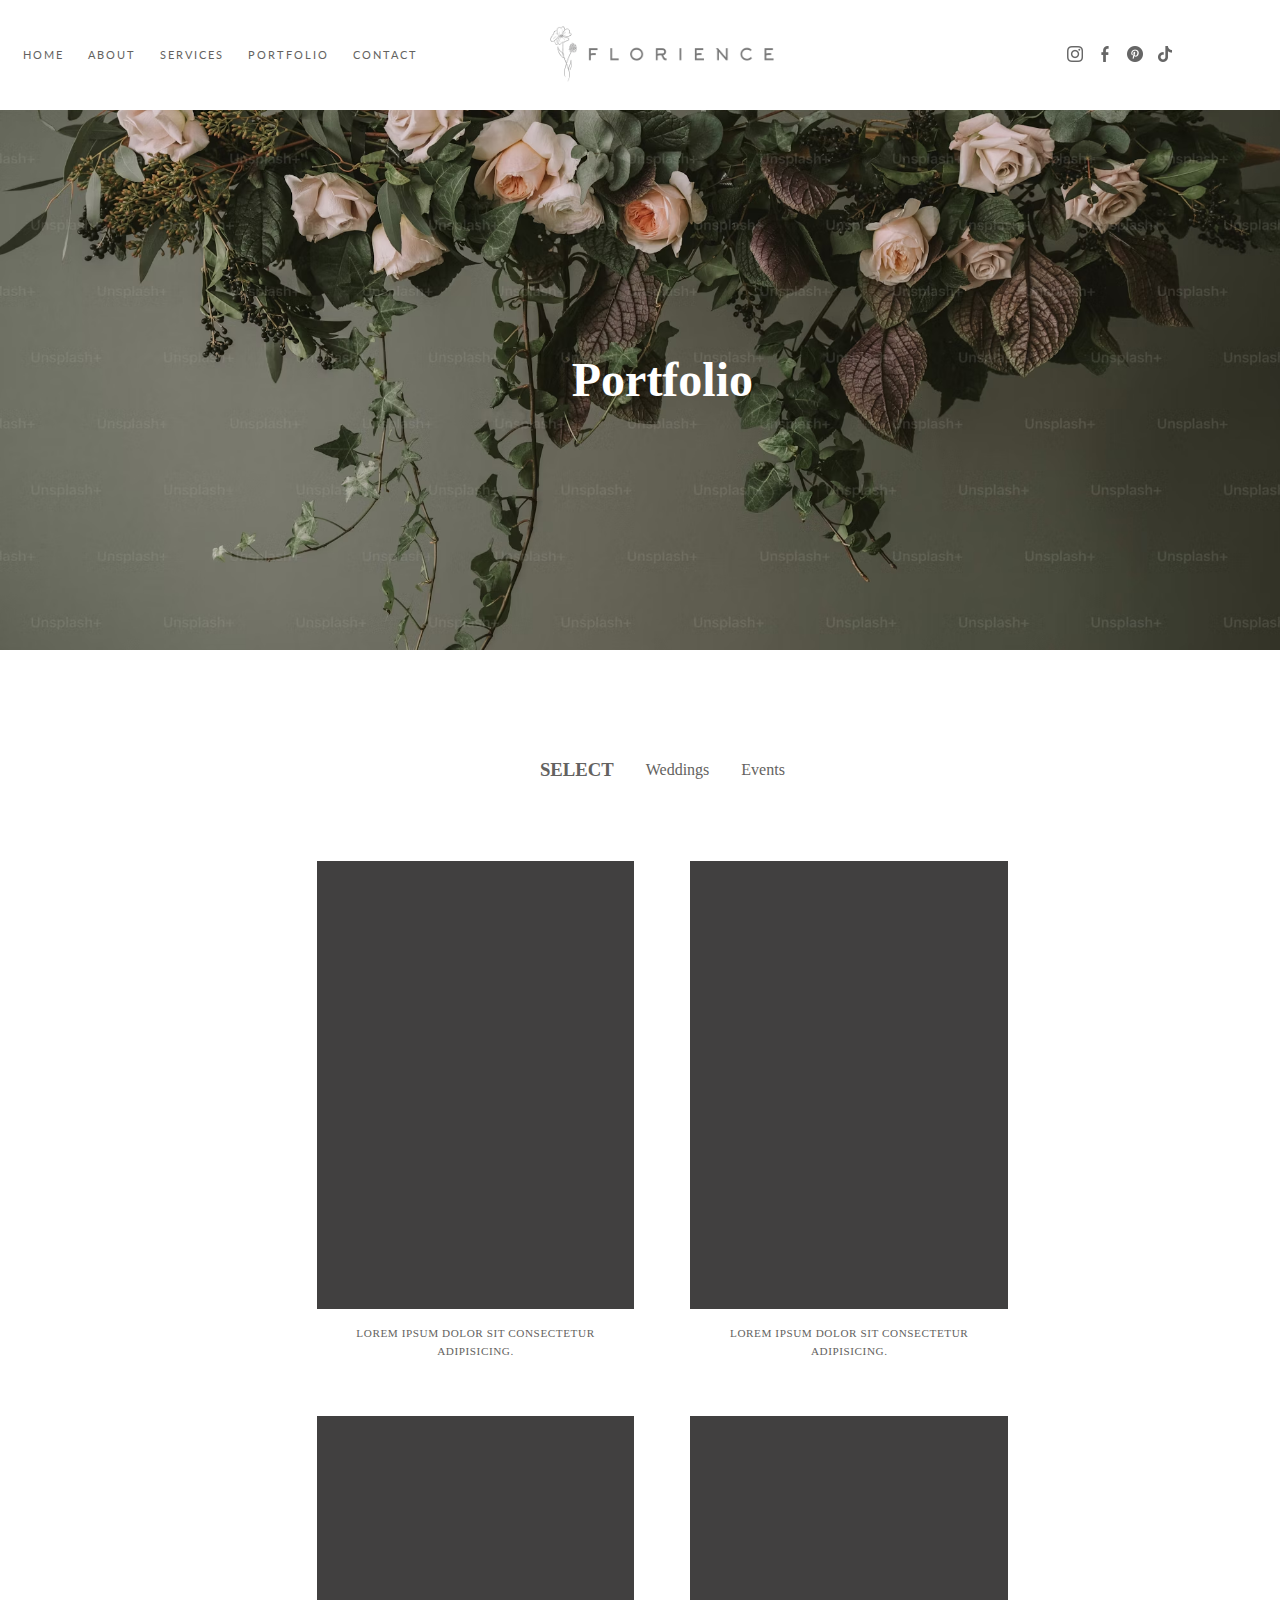
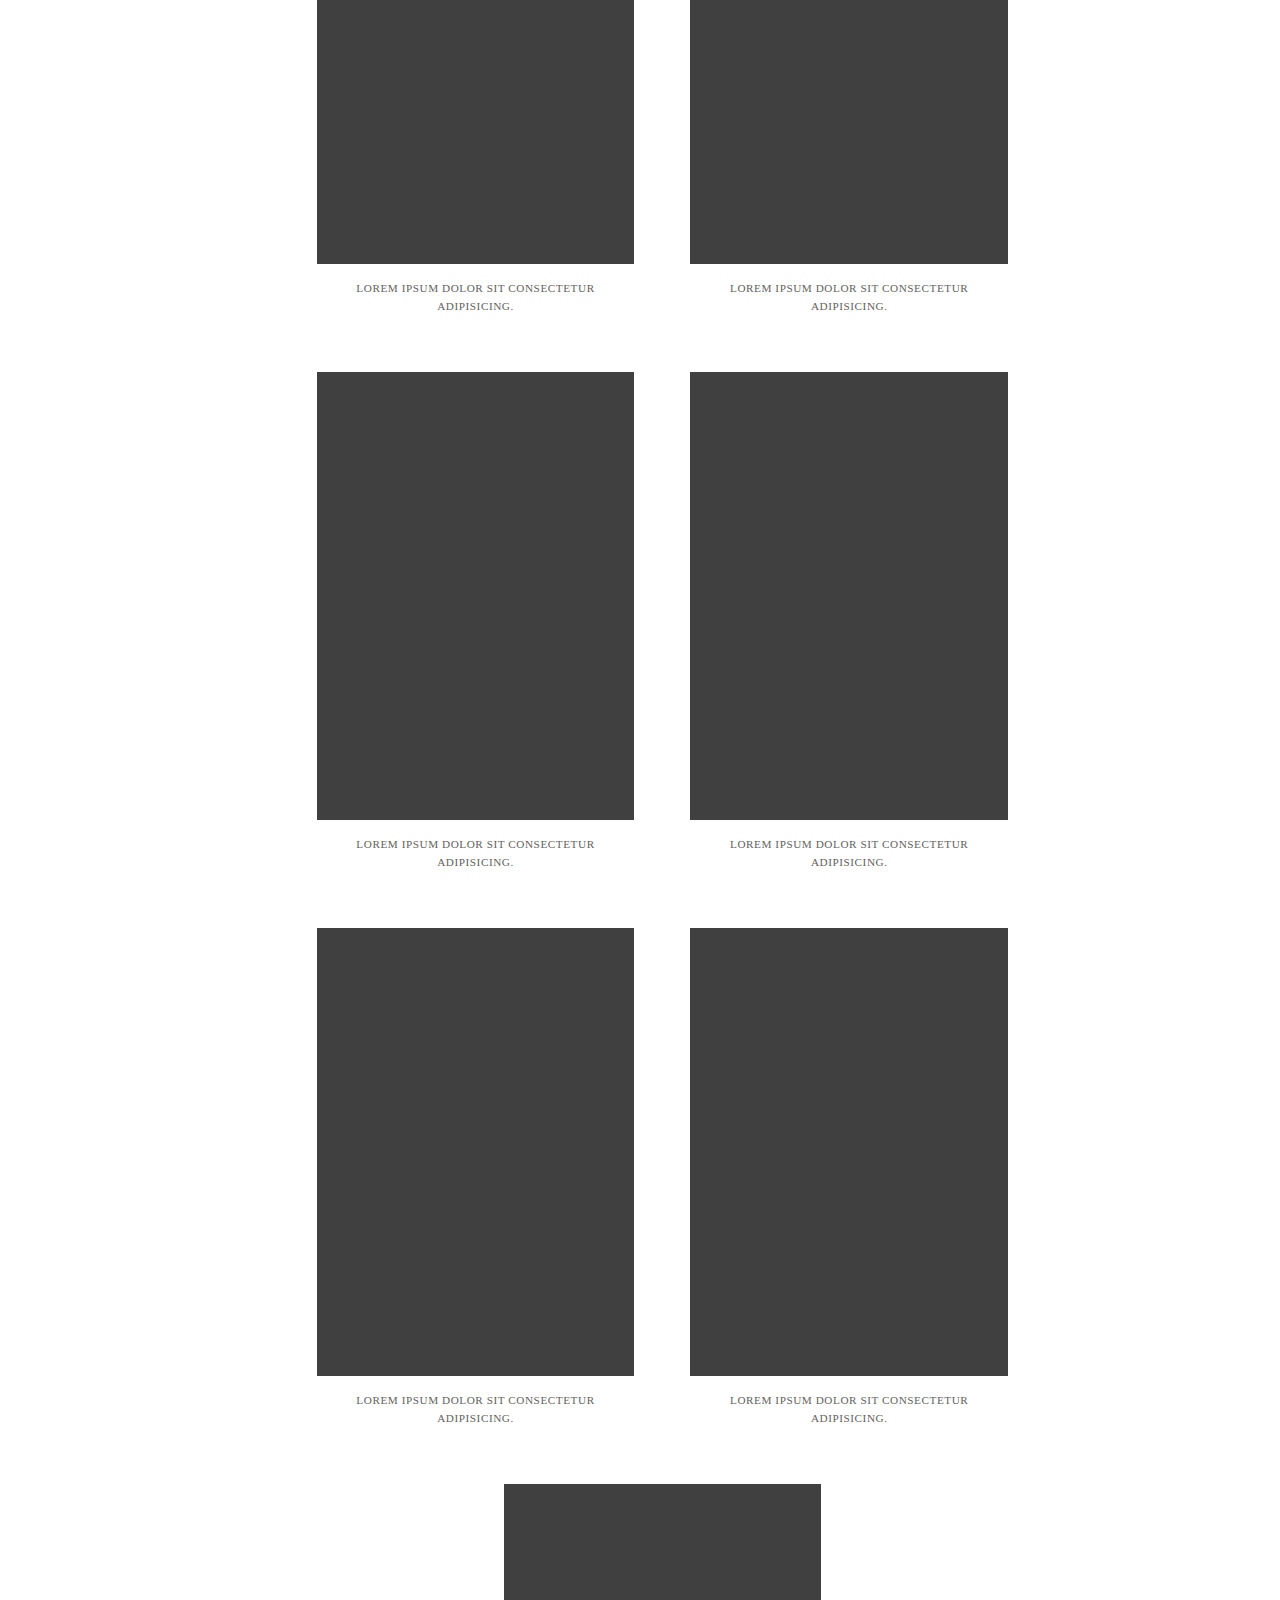
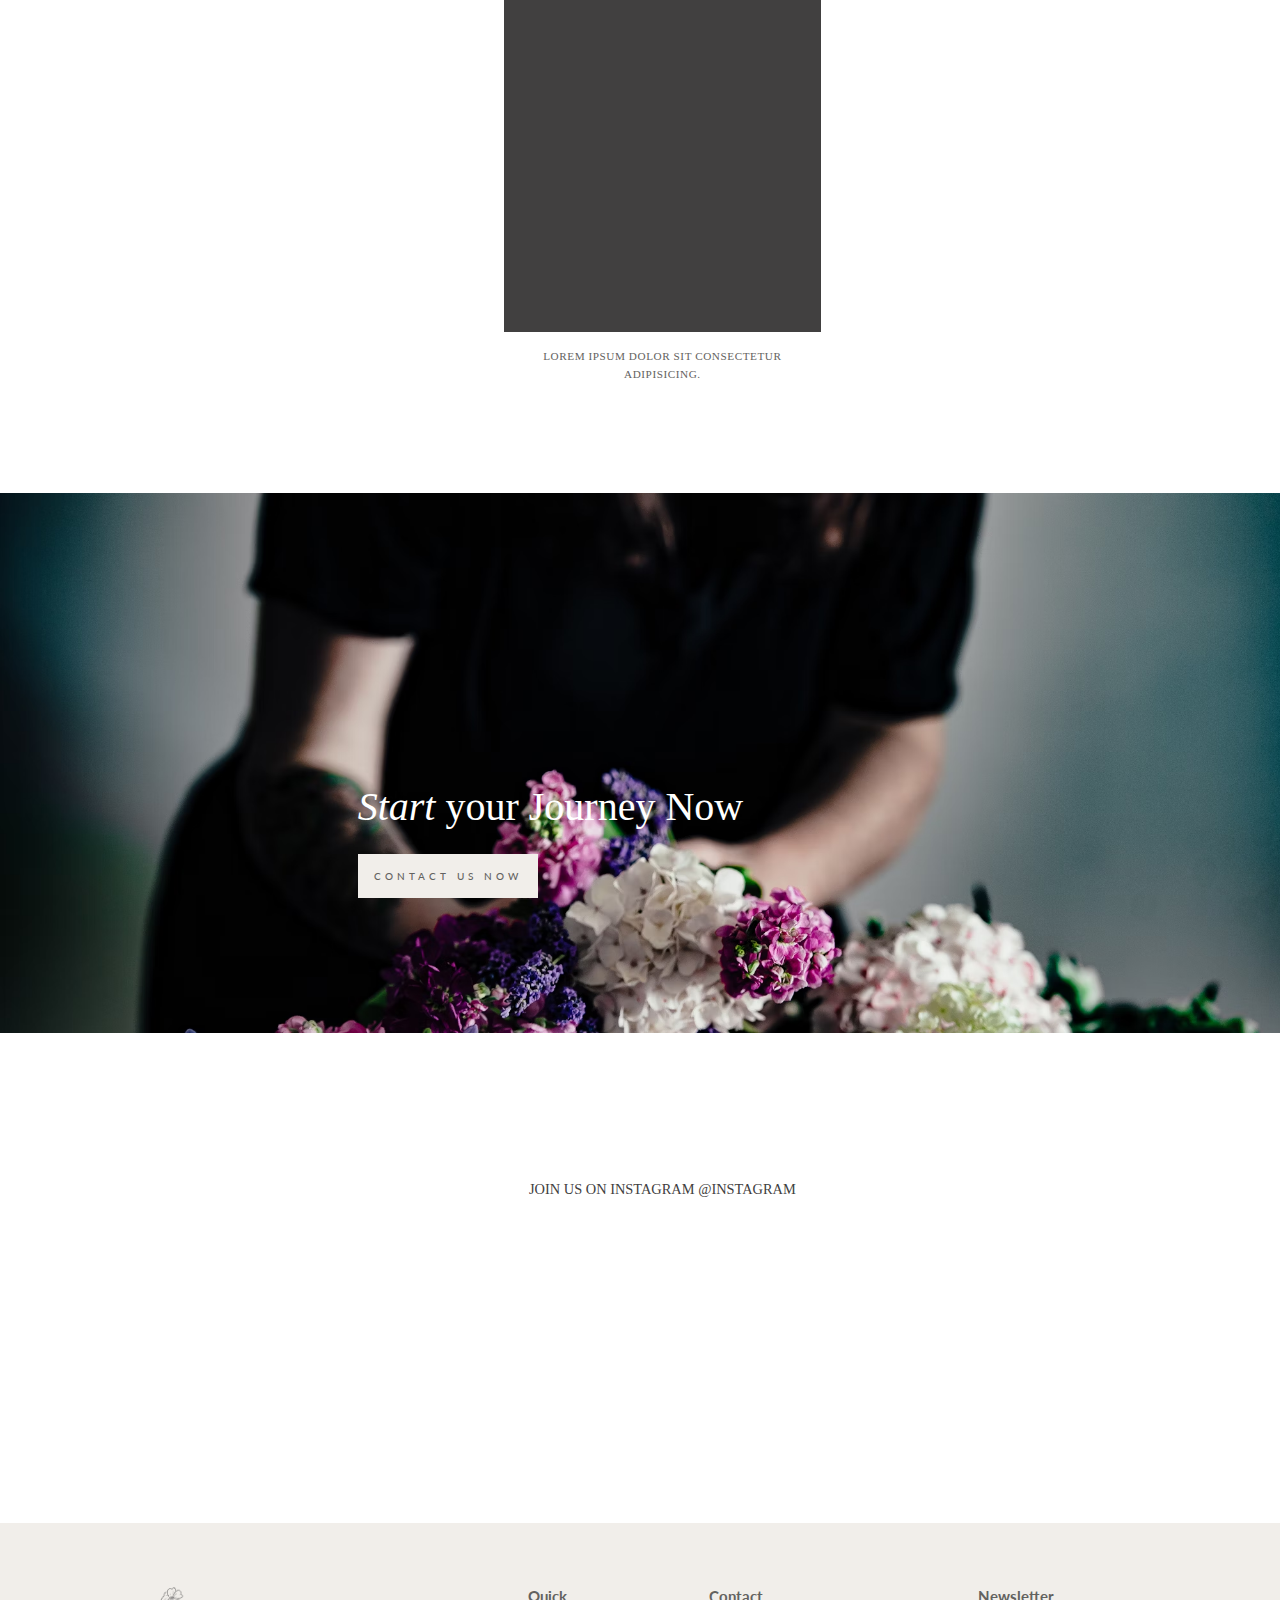
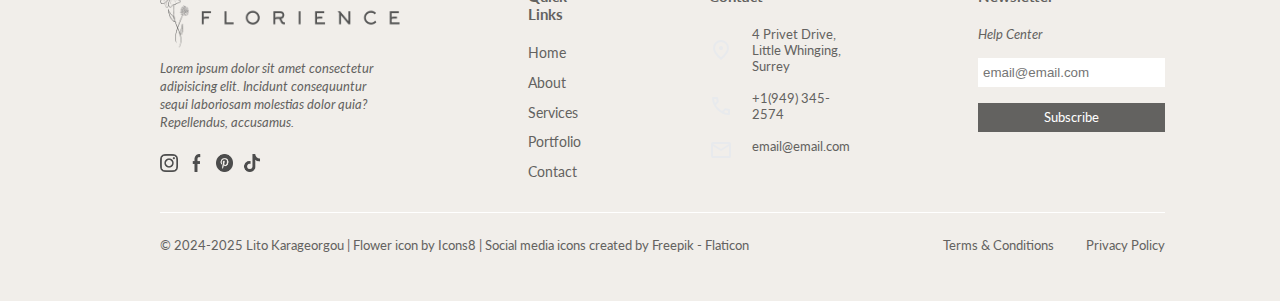
<file: portfolio.html>
<!DOCTYPE html>
<html lang="en">

<head>
  <meta charset="UTF-8">
  <meta name="viewport" content="width=device-width, initial-scale=1.0">
  <title>Portfolio | Floral Design Studio</title>
  <link rel="stylesheet" href="styles/global.css">
  <link rel="stylesheet" href="styles/portfolio.css">
  <link rel="icon" href="images/icons/favicon.png" />
  <link
    href="https://fonts.googleapis.com/css2?family=Edu+AU+VIC+WA+NT+Pre:wght@400..700&family=Lato:ital,wght@0,100;0,300;0,400;0,700;0,900;1,100;1,300;1,400;1,700;1,900&family=Poppins:ital,wght@0,100;0,200;0,300;0,400;0,500;0,600;0,700;0,800;0,900;1,100;1,200;1,300;1,400;1,500;1,600;1,700;1,800;1,900&family=Roboto:ital,wght@0,100;0,300;0,400;0,500;0,700;0,900;1,100;1,300;1,400;1,500;1,700;1,900&display=swap"
    rel="stylesheet">
</head>

<body>
  <div class="container">
    <!-- Navigation Bar -->
    <header class="navbar">
      <nav class="navbar__menu">
        <a href="index.html">Home</a>
        <a href="about.html">About</a>
        <a href="services.html">Services</a>
        <a href="portfolio.html">Portfolio</a>
        <a href="contact.html">Contact</a>
      </nav>

      <div class="navbar__logo">
        <a href="index.html">
          <img src="images/logos/logo.png" alt="Floral Design Studio Logo" />
        </a>
      </div>

      <div class="navbar__social">
        <a href="https://www.instagram.com/" target="_blank">
          <img src="images/icons/instagram.png" alt="Instagram" />
        </a>
        <a href="https://www.facebook.com/" target="_blank">
          <img src="images/icons/facebook.png" alt="Facebook" />
        </a>
        <a href="https://www.pinterest.com/" target="_blank">
          <img src="images/icons/pinterest.png" alt="Pinterest" />
        </a>
        <a href="https://www.tiktok.com/" target="_blank">
          <img src="images/icons/tik-tok.png" alt="Tik Tok" />
        </a>
      </div>
    </header>

    <!-- Main -->
    <main class="main">
      <!-- Hero Section-->
      <div class="hero__container">
        <div class="hero__text">
          <h2>Portfolio</h2>
        </div>
      </div>

      <!-- Portfolio -->
      <div class="portfolio__container">
        <div class="portfolio__select">
          <h3>Select</h3>
          <a href="portfolio.html">Weddings</a>
          <a href="portfolio.html">Events</a>
        </div>
        <div class="portfolio__cards">
          <div class="portfolio__card">
            <div class="portfolio__image portfolio__image--1"></div>
            <p>Lorem ipsum dolor sit consectetur adipisicing.</p>
          </div>
          <div class="portfolio__card">
            <div class="portfolio__image portfolio__image--2"></div>
            <p>Lorem ipsum dolor sit consectetur adipisicing.</p>
          </div>
          <div class="portfolio__card">
            <div class="portfolio__image portfolio__image--3"></div>
            <p>Lorem ipsum dolor sit consectetur adipisicing.</p>
          </div>
          <div class="portfolio__card">
            <div class="portfolio__image portfolio__image--4"></div>
            <p>Lorem ipsum dolor sit consectetur adipisicing.</p>
          </div>
          <div class="portfolio__card">
            <div class="portfolio__image portfolio__image--5"></div>
            <p>Lorem ipsum dolor sit consectetur adipisicing.</p>
          </div>
          <div class="portfolio__card">
            <div class="portfolio__image portfolio__image--6"></div>
            <p>Lorem ipsum dolor sit consectetur adipisicing.</p>
          </div>
          <div class="portfolio__card">
            <div class="portfolio__image portfolio__image--7"></div>
            <p>Lorem ipsum dolor sit consectetur adipisicing.</p>
          </div>
          <div class="portfolio__card">
            <div class="portfolio__image portfolio__image--8"></div>
            <p>Lorem ipsum dolor sit consectetur adipisicing.</p>
          </div>
          <div class="portfolio__card">
            <div class="portfolio__image portfolio__image--9"></div>
            <p>Lorem ipsum dolor sit consectetur adipisicing.</p>
          </div>
        </div>
      </div>

      <!-- Call to Action -->
      <div class="cta">
        <div class="cta__wrap">
          <h2><span>Start</span> your Journey Now</h2>
          <a href="contact.html" class="button button--primary">Contact us now</a>
        </div>
      </div>

      <!-- Instagram Grid -->
      <div class="instagram__container">
        <div class="instagram__wrap">
          <a href="#">Join us on instagram @instagram</a>
          <div class="instagram__images">
            <div class="instagram__image"></div>
            <div class="instagram__image"></div>
            <div class="instagram__image"></div>
            <div class="instagram__image"></div>
            <div class="instagram__image"></div>
            <div class="instagram__image"></div>
          </div>
        </div>
      </div>

    </main>

    <!-- Footer -->
    <footer class="footer">
      <div class="footer__wrap">
        <!-- Row 1 -->
        <div class="footer__row--1">
          <!-- Logo & Text -->
          <div class="footer__brand">
            <div class="footer__brand-wrap">
              <div class="footer__logo">
                <img src="images/logos/logo.png" alt="Floral Design Studio Logo" />
              </div>

              <div class="footer__text">
                <p>
                  Lorem ipsum dolor sit amet consectetur adipisicing elit.
                  Incidunt consequuntur sequi laboriosam
                  molestias dolor quia? Repellendus, accusamus.
                </p>
              </div>

              <div class="footer__social">
                <a href="https://www.instagram.com/" target="_blank">
                  <img src="images/icons/instagram.png" alt="Instagram" />
                </a>
                <a href="https://www.facebook.com/" target="_blank">
                  <img src="images/icons/facebook.png" alt="Facebook" />
                </a>
                <a href="https://www.pinterest.com/" target="_blank">
                  <img src="images/icons/pinterest.png" alt="Pinterest" />
                </a>
                <a href="https://www.tiktok.com/" target="_blank">
                  <img src="images/icons/tik-tok.png" alt="Tik Tok" />
                </a>
              </div>
            </div>
          </div>

          <!-- Navigation -->
          <nav class="footer__nav">
            <h3>Quick Links</h3>
            <ul class="footer__nav-list">
              <li><a href="index.html">Home</a></li>
              <li><a href="about.html">About</a></li>
              <li><a href="services.html">Services</a></li>
              <li><a href="portfolio.html">Portfolio</a></li>
              <li><a href="contact.html">Contact</a></li>
            </ul>
          </nav>

          <!-- Contact -->
          <div class="footer__contact">
            <div class="footer__contact-wrap">
              <h3>Contact</h3>
              <ul class="footer__contact-list">
                <li>
                  <img src="images/icons/location.svg" alt="Location"> 4 Privet
                  Drive, Little Whinging, Surrey
                </li>
                <li><img src="images/icons/phone.svg" alt="Phone Number">+1(949)
                  345-2574</li>
                <li><img src="images/icons/mail.svg" alt="Email">email@email.com</li>
              </ul>
            </div>
          </div>

          <!-- Newsletter -->
          <div class="footer__newsletter">
            <h3>Newsletter</h3>
            <p>Help Center</p>
            <form>
              <input type="email" id="email" placeholder="email@email.com" />
              <button type="submit">Subscribe</button>
            </form>
          </div>
        </div>

        <!-- Row 2 -->
        <div class="footer__row--2">
          <!-- Legal -->
          <div class="footer__credits">
            <p>
              &copy; 2024-2025 Lito Karageorgou |
              <a target="_blank" href="https://icons8.com/icon/mHR6Am8NPK1s/flower">Flower</a>
              icon by
              <a target="_blank" href="https://icons8.com">Icons8</a> |
              <a href="https://www.flaticon.com/free-icons/social-media" title="social media icons">Social media icons
                created by Freepik - Flaticon</a>
            </p>
          </div>
          <div class="footer__legal">
            <a href="#">Terms & Conditions</a>
            <a href="#">Privacy Policy</a>
          </div>
        </div>
    </footer>
  </div>
</body>

</html>
</file>
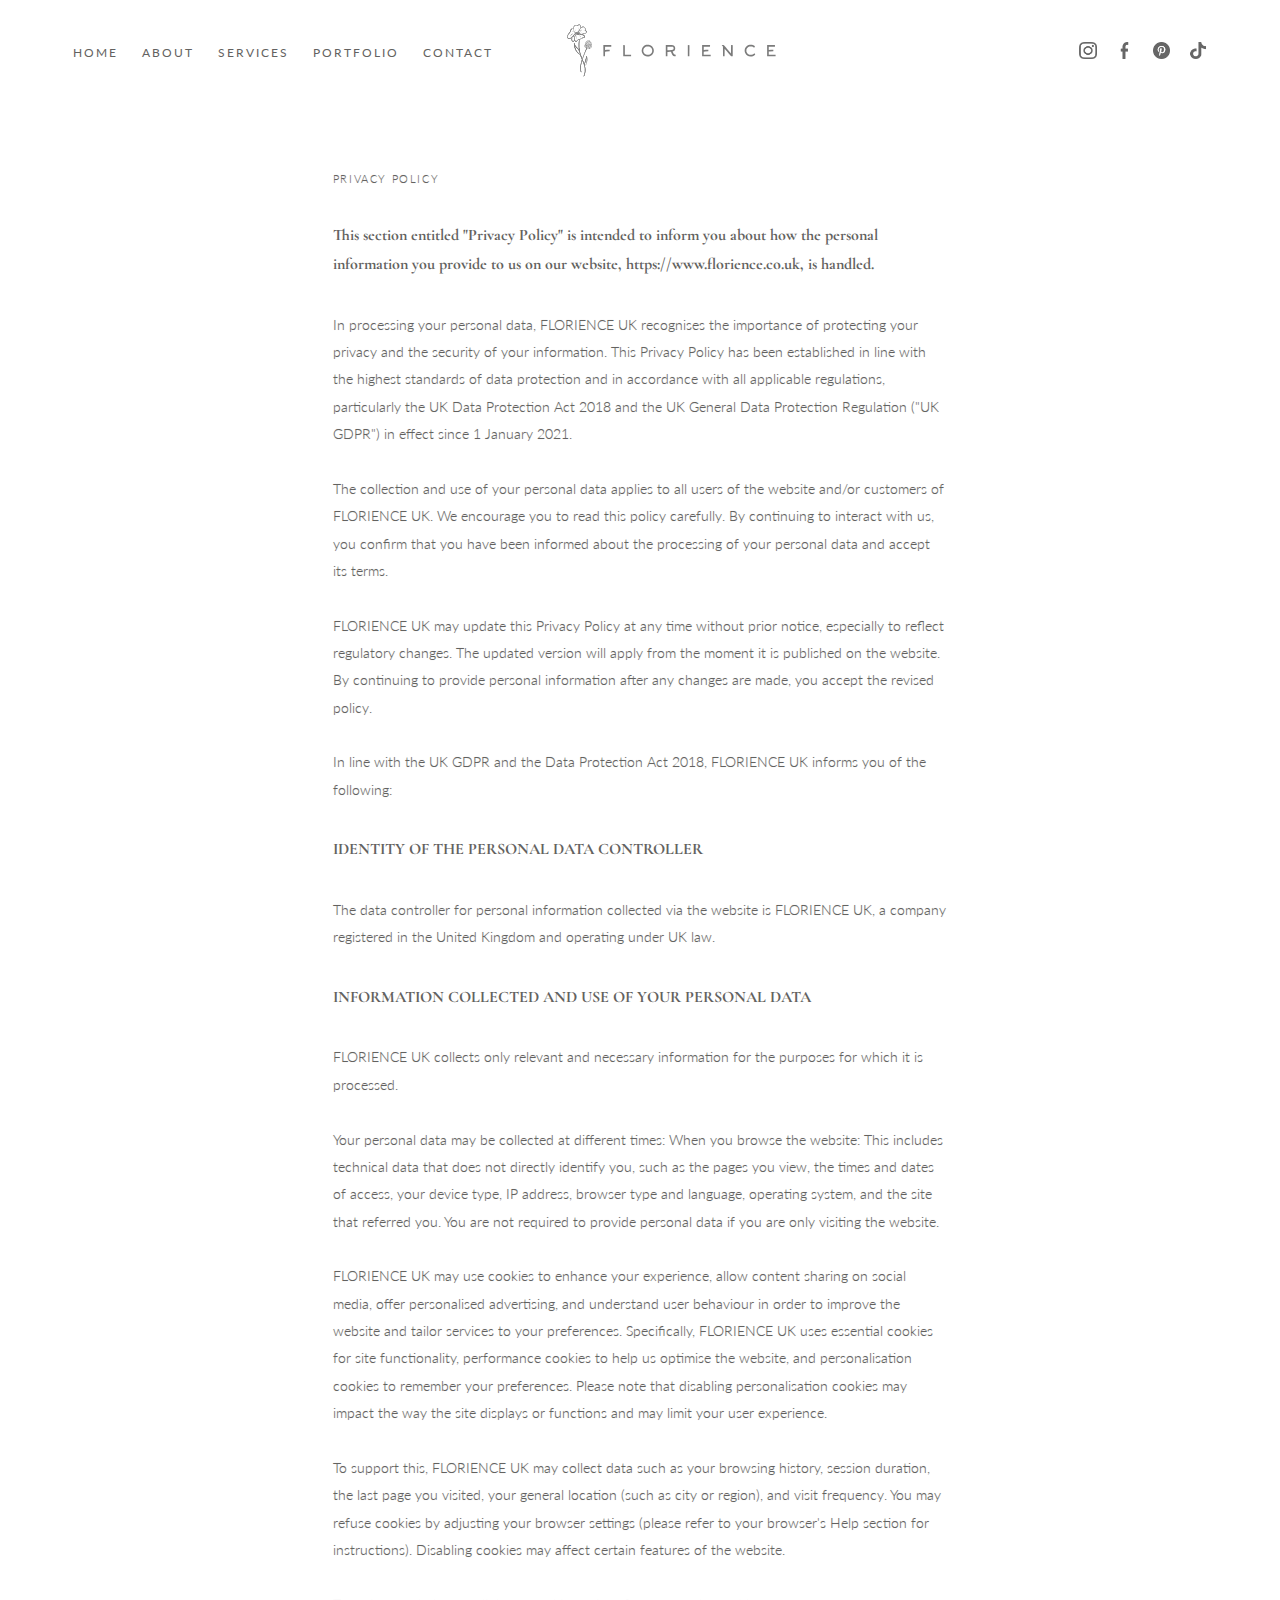
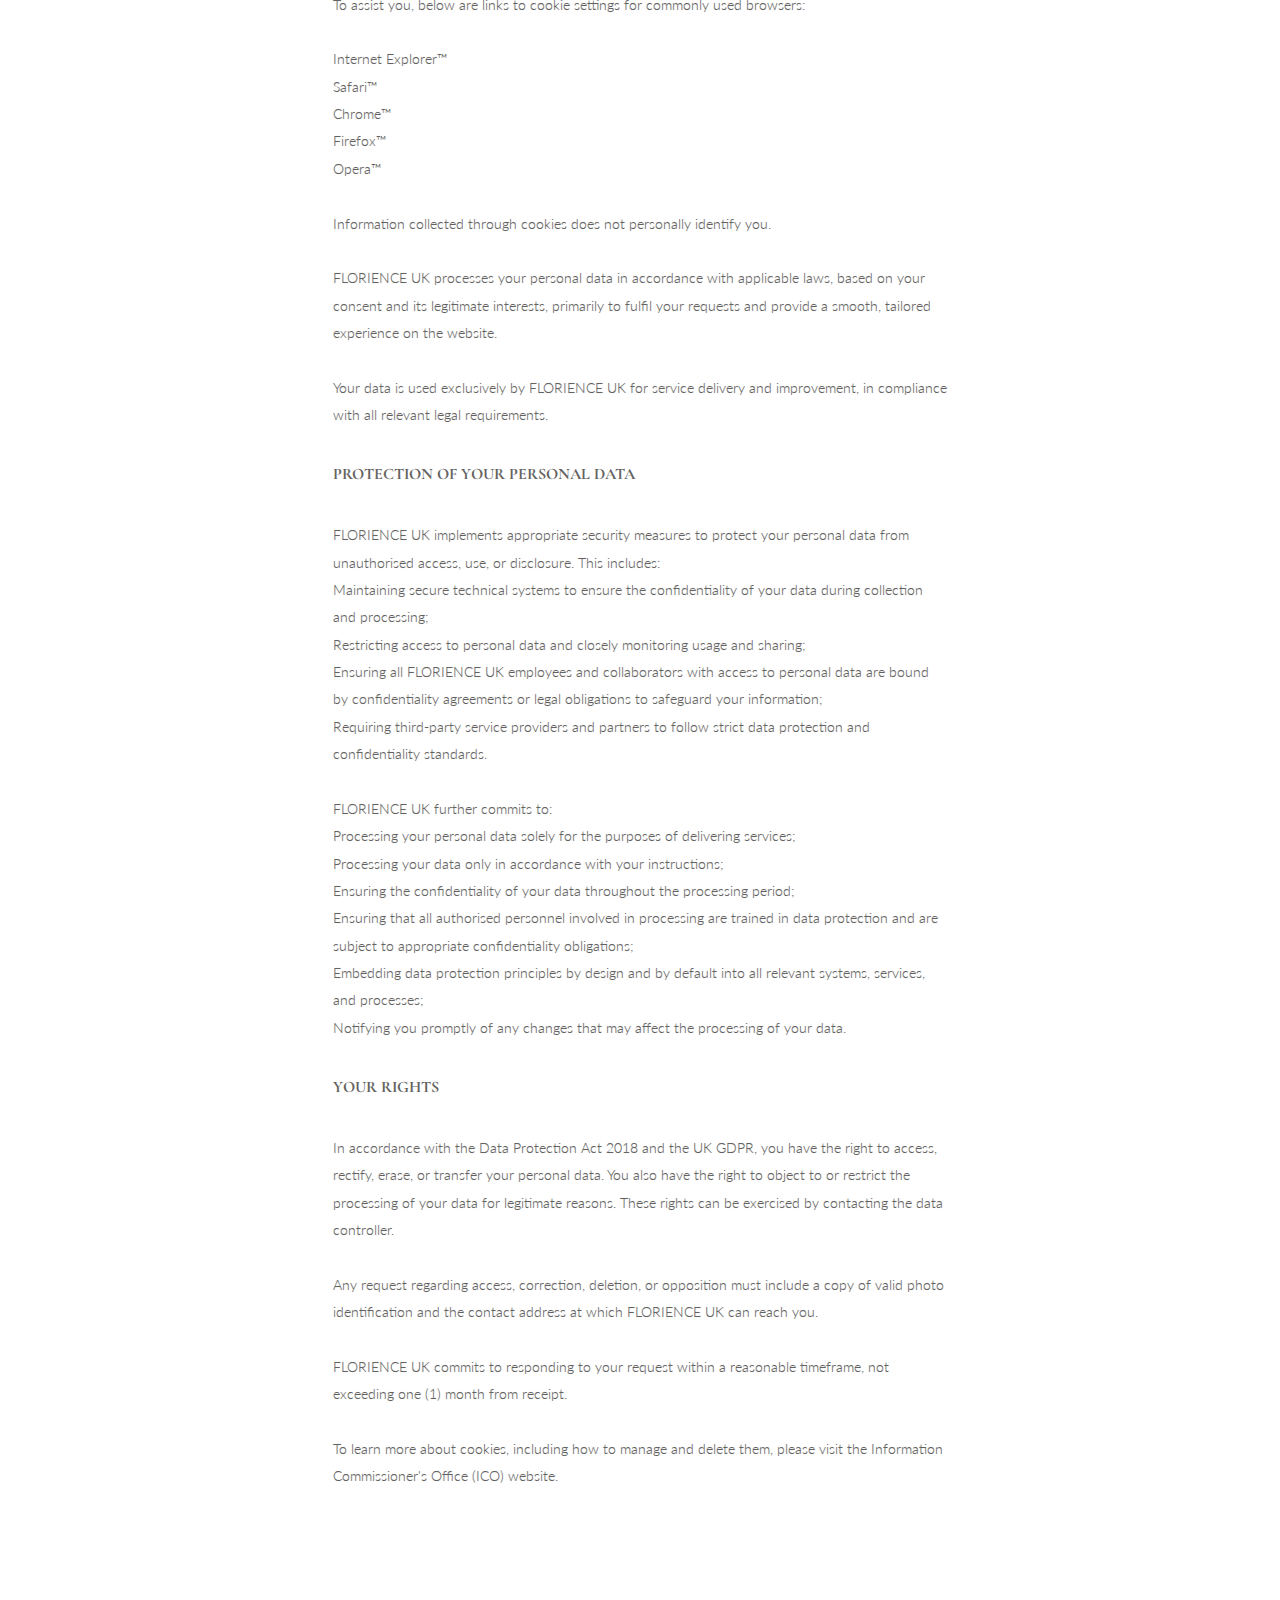
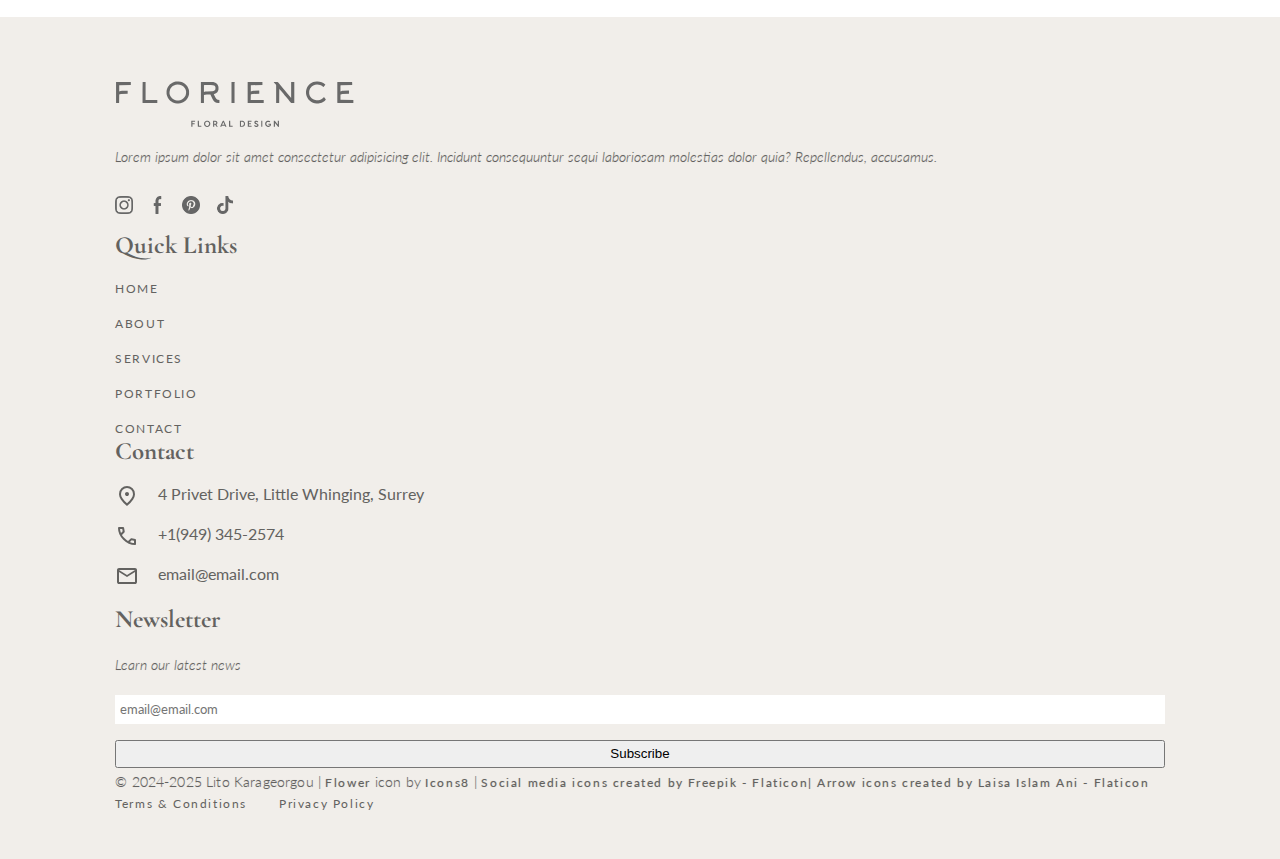
<file: privacy.html>
<!DOCTYPE html>
<html lang="en">

<head>
    <meta charset="UTF-8" />
    <meta name="viewport" content="width=device-width, initial-scale=1.0" />
    <meta name="description"
        content="Get in touch with Florience Floral Design Studio. Contact us for inquiries, appointments, and more.">
    <title>Contact | Florience | Floral Design Studio</title>
    <!-- CSS -->
    <link rel="stylesheet" href="./styles/common.css">
    <link rel="stylesheet" href="./styles/privacy.css" />
    <!-- Favicon -->
    <link rel="icon" href="./assets/icons/favicon-white.png" />
    <!-- Google Fonts -->
    <link rel="preconnect" href="https://fonts.googleapis.com">
    <link rel="preconnect" href="https://fonts.gstatic.com" crossorigin>
    <link
        href="https://fonts.googleapis.com/css2?family=Cormorant+Garamond:ital,wght@0,300..700;1,300..700&family=Lato:ital,wght@0,100;0,300;0,400;0,700;0,900;1,100;1,300;1,400;1,700;1,900&family=Roboto:ital,wght@0,100;0,300;0,400;0,500;0,700;0,900;1,100;1,300;1,400;1,500;1,700;1,900&display=swap"
        rel="stylesheet">
    <!-- JavaScript -->
    <script src="./scripts/common/header-footer.js"></script>
    <script src="./scripts/common/burger-menu.js" defer></script>
    <script src="./scripts/common/back-to-top.js" defer></script>
    <script src="./scripts/common/scroll-reveal-effect.js" defer></script>
</head>

<body>
    <div class="container">
        <!-- Header -->
        <header id="header"></header>

        <!-- Main -->
        <main class="main">
            <div class="privacy-policy">
                <p>Privacy Policy</p>

                <h4>This section entitled "Privacy Policy" is intended to inform you about how the personal information
                    you provide to us on our website, https://www.florience.co.uk, is handled.</h4>

                <p>In processing your personal data, FLORIENCE UK recognises the importance of protecting your privacy
                    and
                    the
                    security of your information. This Privacy Policy has been established in line with the highest
                    standards of data protection and in accordance with all applicable regulations, particularly the UK
                    Data
                    Protection Act 2018 and the UK General Data Protection Regulation ("UK GDPR") in effect since 1
                    January
                    2021. <br> <br>

                    The collection and use of your personal data applies to all users of the website and/or customers of
                    FLORIENCE UK. We encourage you to read this policy carefully. By continuing to interact with us, you
                    confirm that you have been informed about the processing of your personal data and accept its terms.
                    <br> <br>

                    FLORIENCE UK may update this Privacy Policy at any time without prior notice, especially to reflect
                    regulatory changes. The updated version will apply from the moment it is published on the website.
                    By
                    continuing to provide personal information after any changes are made, you accept the revised
                    policy. <br> <br>

                    In line with the UK GDPR and the Data Protection Act 2018, FLORIENCE UK informs you of the
                    following:
                </p>

                <h4>Identity of the personal data controller</h4>

                <p>The data controller for personal information collected via the website is FLORIENCE UK, a company
                    registered in the United Kingdom and operating under UK law.</p>

                <h4>Information collected and use of your personal data</h4>

                <p>FLORIENCE UK collects only relevant and necessary information for the purposes for which it is
                    processed. <br> <br>

                    Your personal data may be collected at different times:

                    When you browse the website: This includes technical data that does not directly identify you, such
                    as
                    the pages you view, the times and dates of access, your device type, IP address, browser type and
                    language, operating system, and the site that referred you. You are not required to provide personal
                    data if you are only visiting the website. <br> <br>

                    FLORIENCE UK may use cookies to enhance your experience, allow content sharing on social media,
                    offer
                    personalised advertising, and understand user behaviour in order to improve the website and tailor
                    services to your preferences. Specifically, FLORIENCE UK uses essential cookies for site
                    functionality,
                    performance cookies to help us optimise the website, and personalisation cookies to remember your
                    preferences. Please note that disabling personalisation cookies may impact the way the site displays
                    or
                    functions and may limit your user experience. <br> <br>

                    To support this, FLORIENCE UK may collect data such as your browsing history, session duration, the
                    last
                    page you visited, your general location (such as city or region), and visit frequency.

                    You may refuse cookies by adjusting your browser settings (please refer to your browser's Help
                    section
                    for instructions). Disabling cookies may affect certain features of the website. <br> <br>

                    To assist you, below are links to cookie settings for commonly used browsers: <br> <br>

                    Internet Explorer™ <br>
                    Safari™ <br>
                    Chrome™ <br>
                    Firefox™ <br>
                    Opera™ <br><br>

                    Information collected through cookies does not personally identify you. <br> <br>

                    FLORIENCE UK processes your personal data in accordance with applicable laws, based on your consent
                    and
                    its
                    legitimate interests, primarily to fulfil your requests and provide a smooth, tailored experience on
                    the
                    website. <br> <br>

                    Your data is used exclusively by FLORIENCE UK for service delivery and improvement, in compliance
                    with
                    all
                    relevant legal requirements.</p>

                <h4>Protection of your personal data</h4>

                <p>FLORIENCE UK implements appropriate security measures to protect your personal data from unauthorised
                    access, use, or disclosure. This includes: <br>

                    Maintaining secure technical systems to ensure the confidentiality of your data during collection
                    and
                    processing;<br>
                    Restricting access to personal data and closely monitoring usage and sharing;<br>
                    Ensuring all FLORIENCE UK employees and collaborators with access to personal data are bound by
                    confidentiality agreements or legal obligations to safeguard your information;<br>
                    Requiring third-party service providers and partners to follow strict data protection and
                    confidentiality standards. <br> <br>

                    FLORIENCE UK further commits to:<br>

                    Processing your personal data solely for the purposes of delivering services;<br>
                    Processing your data only in accordance with your instructions;<br>
                    Ensuring the confidentiality of your data throughout the processing period;<br>
                    Ensuring that all authorised personnel involved in processing are trained in data protection and are
                    subject to appropriate confidentiality obligations;<br>
                    Embedding data protection principles by design and by default into all relevant systems, services,
                    and
                    processes;<br>
                    Notifying you promptly of any changes that may affect the processing of your data.</p>

                <h4>Your rights</h4>

                <p>In accordance with the Data Protection Act 2018 and the UK GDPR, you have the right to access,
                    rectify,
                    erase, or transfer your personal data. You also have the right to object to or restrict the
                    processing
                    of your data for legitimate reasons. These rights can be exercised by contacting the data
                    controller.<br><br>

                    Any request regarding access, correction, deletion, or opposition must include a copy of valid photo
                    identification and the contact address at which FLORIENCE UK can reach you.<br><br>

                    FLORIENCE UK commits to responding to your request within a reasonable timeframe, not exceeding one
                    (1)
                    month from receipt.<br><br>

                    To learn more about cookies, including how to manage and delete them, please visit the Information
                    Commissioner's Office (ICO) website.</p>
            </div>
        </main>

        <!-- Footer -->
        <footer id="footer"></footer>

        <!-- Back to top button -->
        <button id="back-to-top" onclick="window.scrollTo({top: 0, behavior: 'smooth'});">↑</button>
    </div>

</body>

</html>
</file>
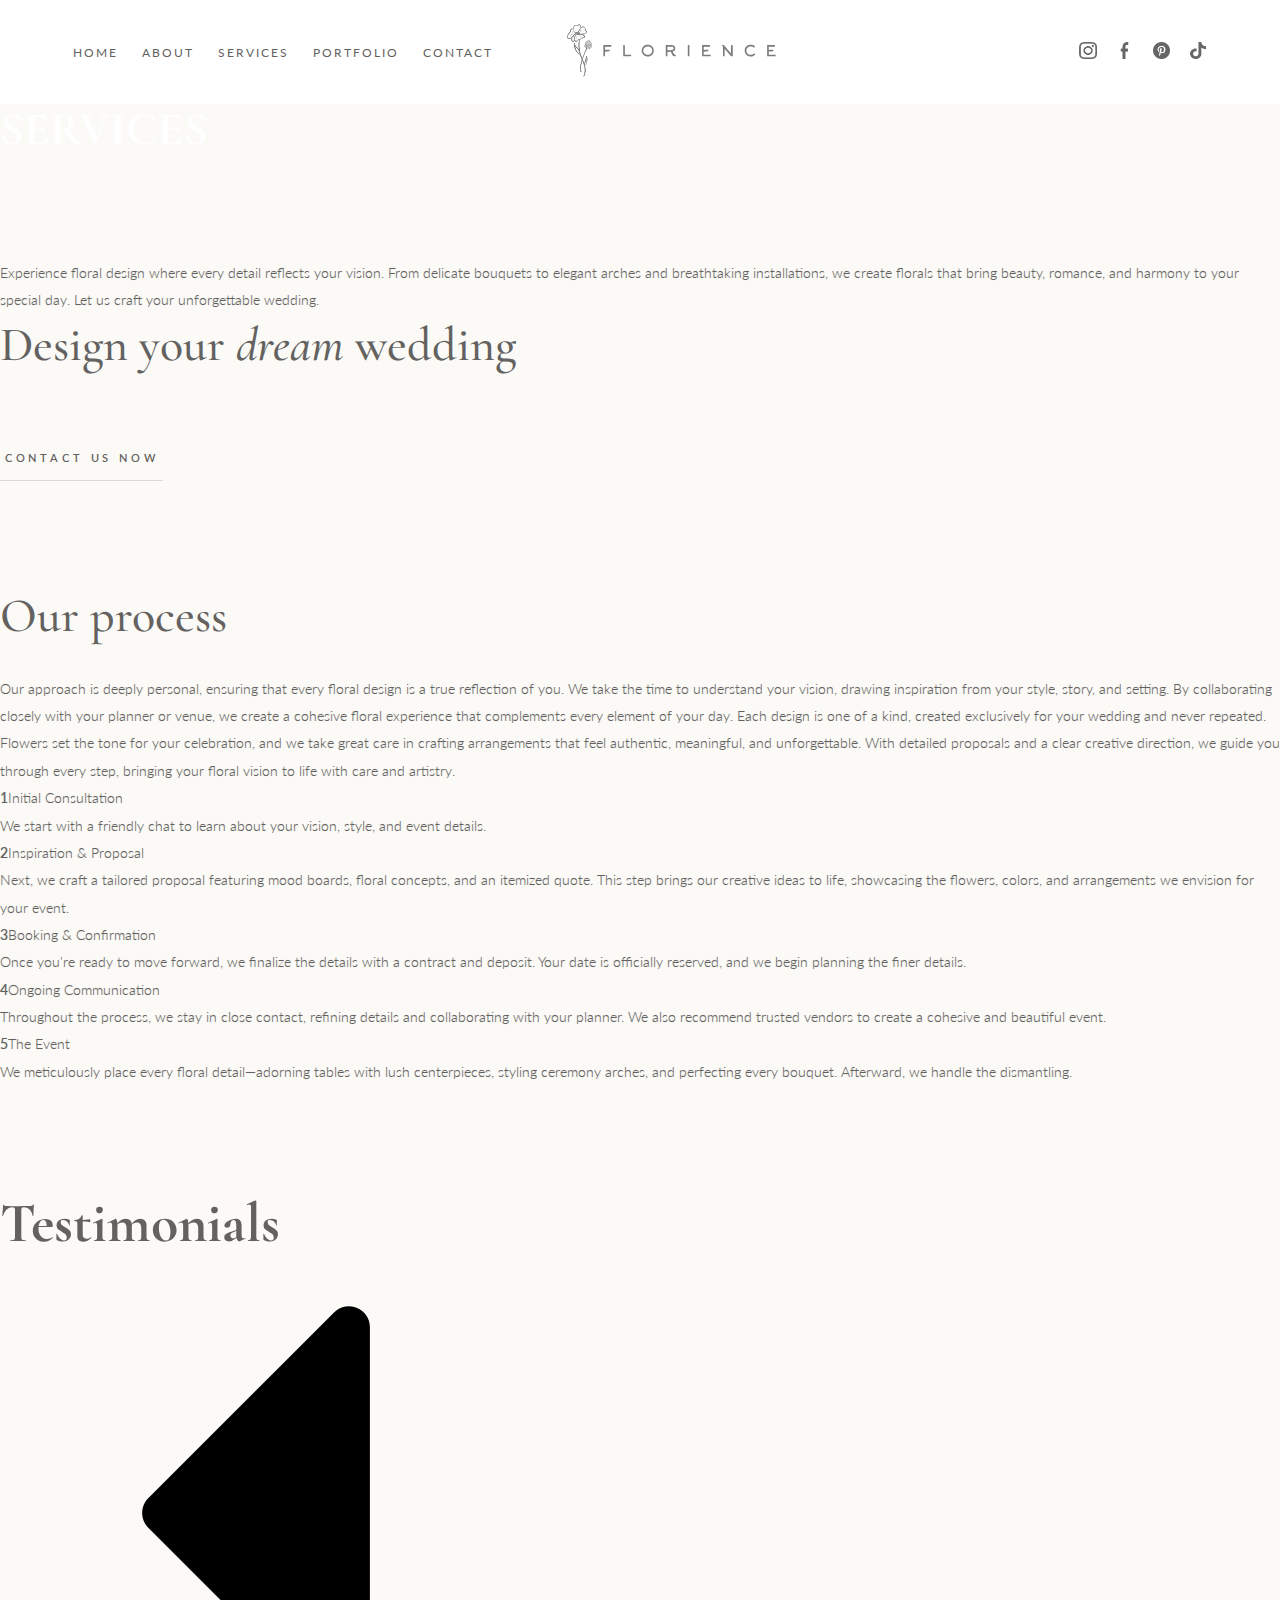
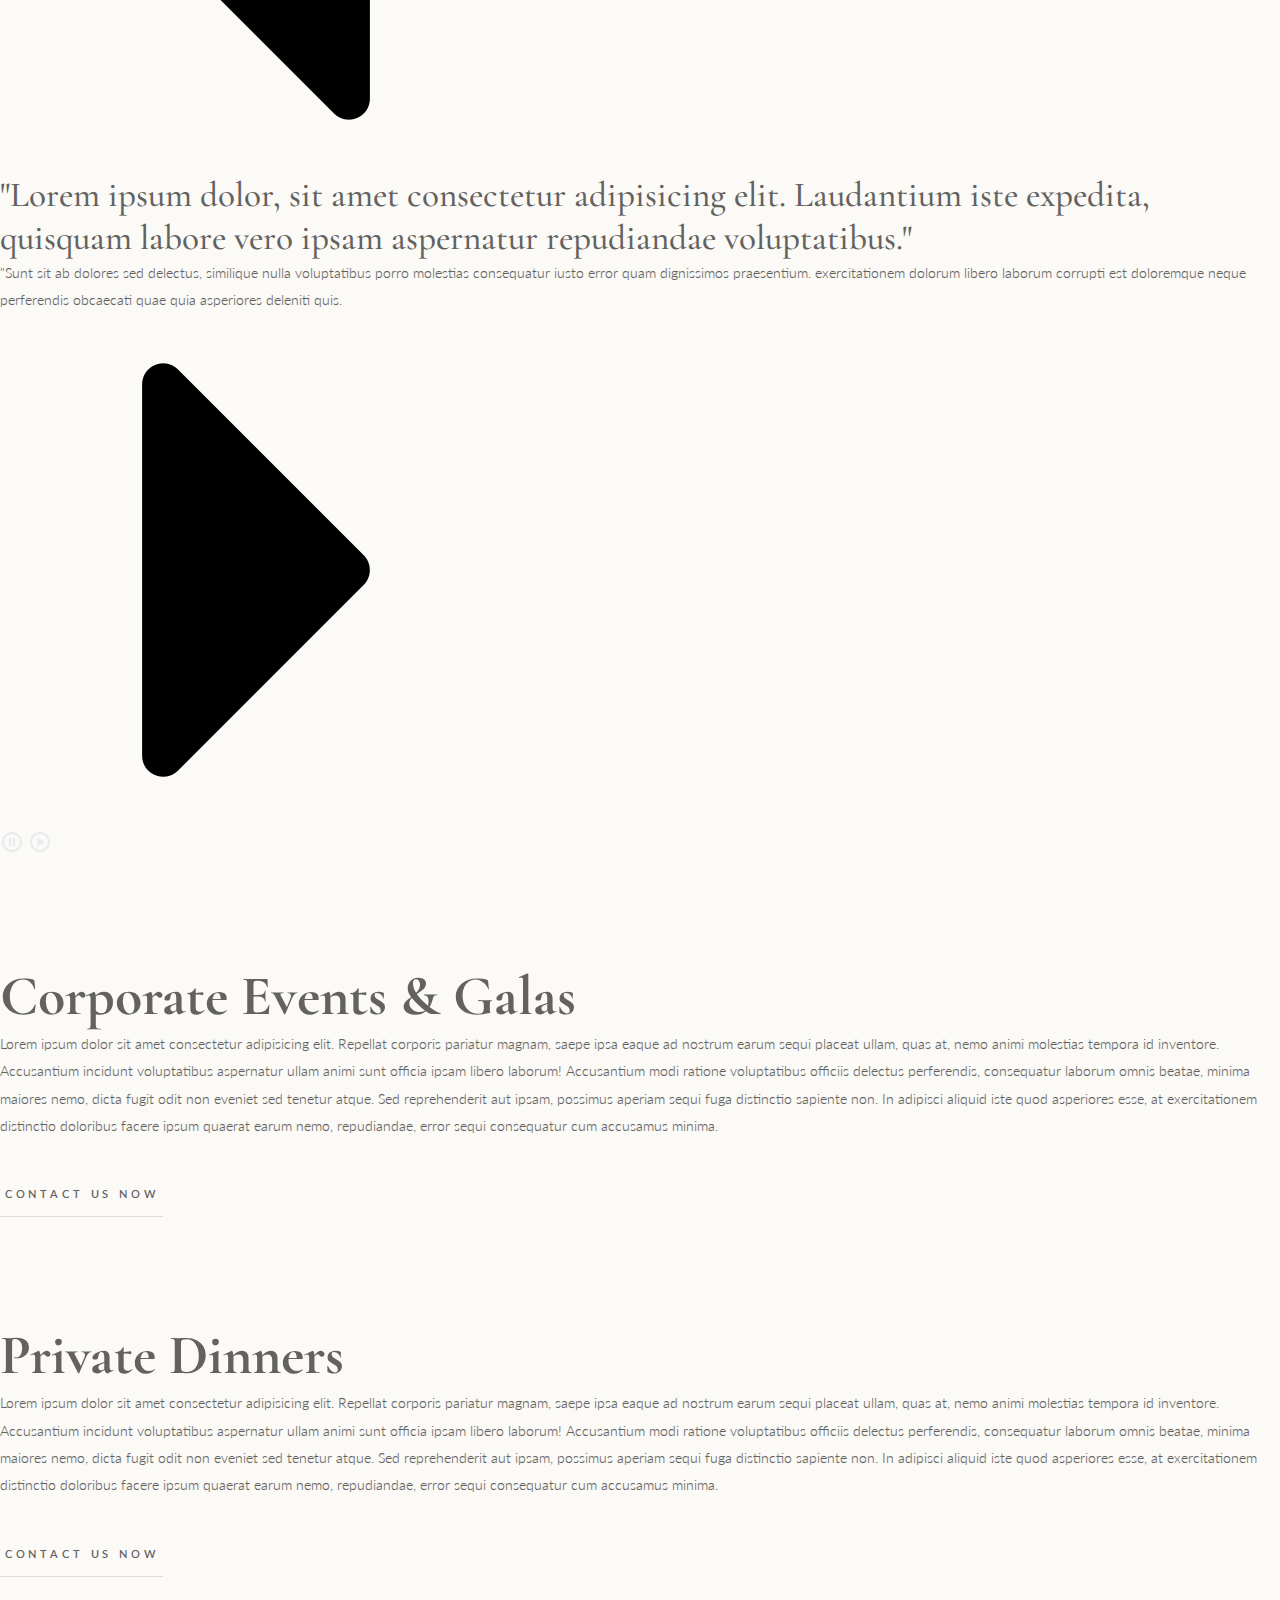
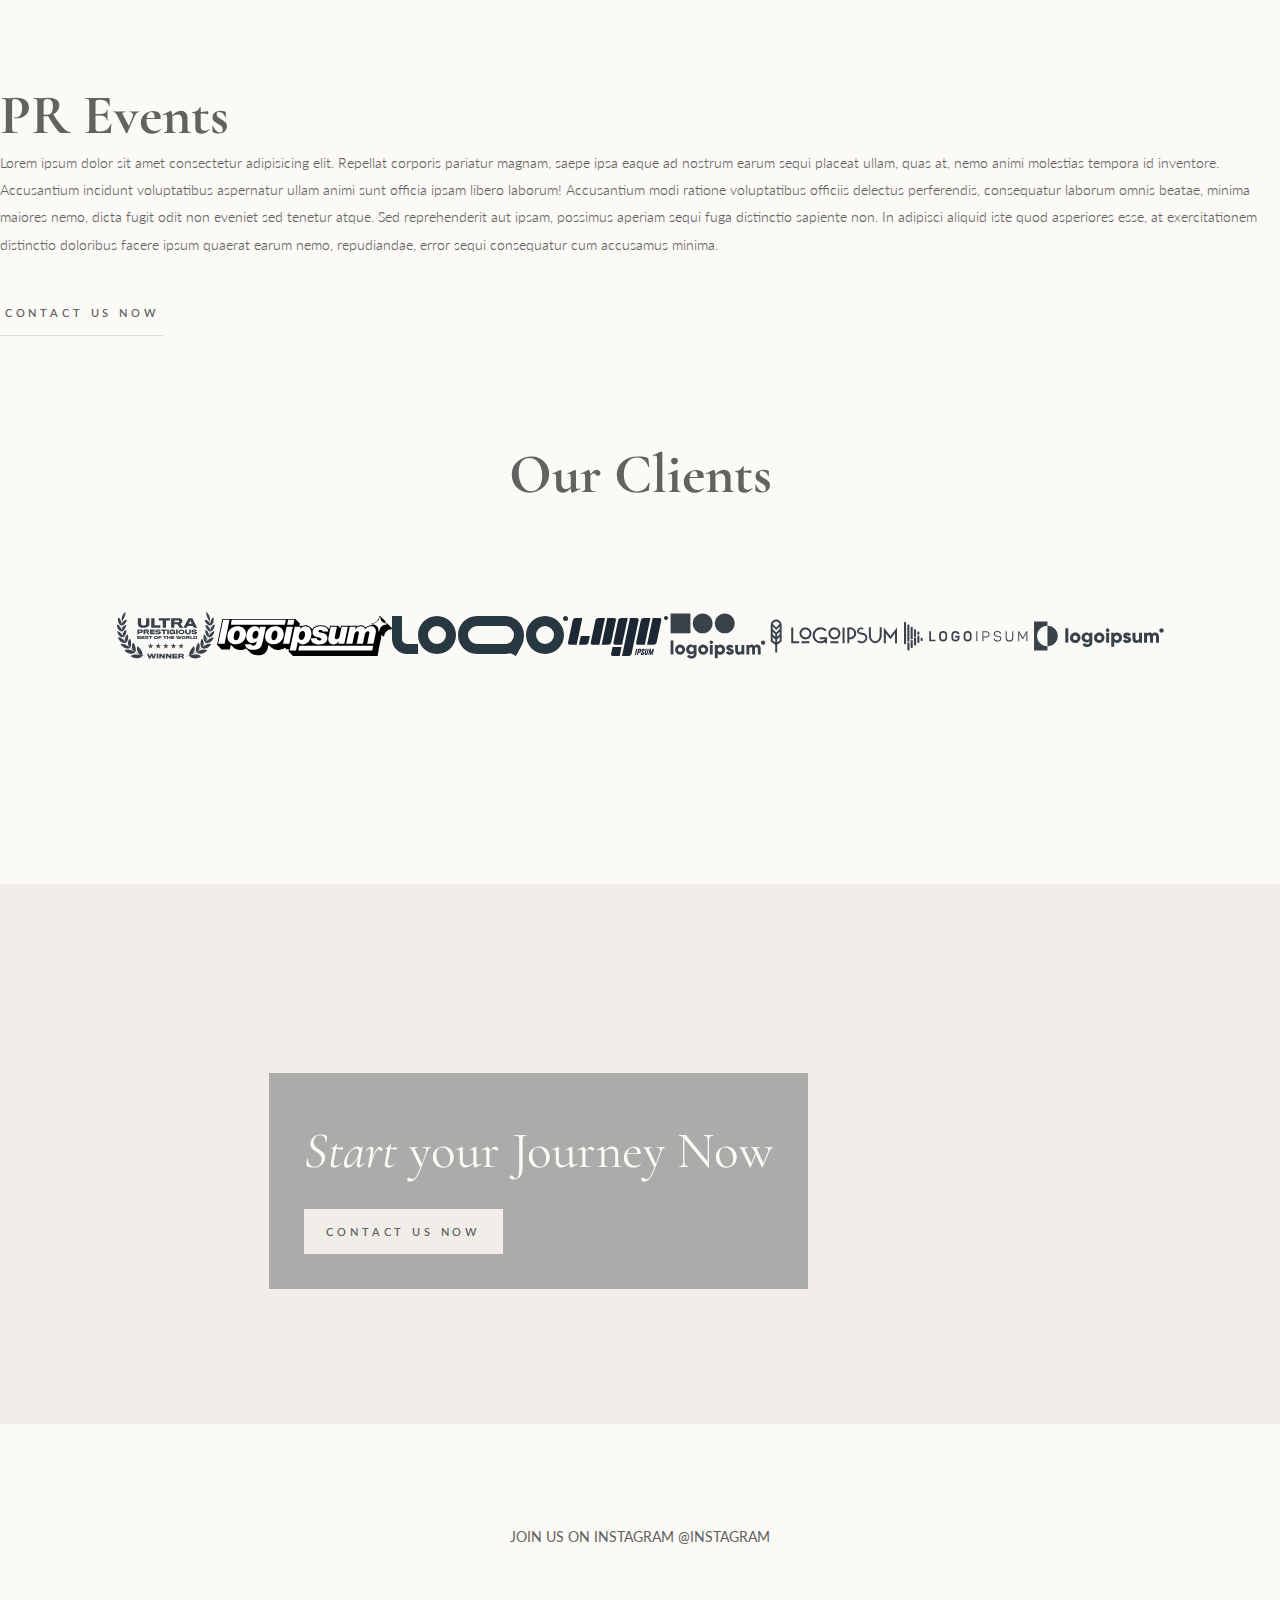
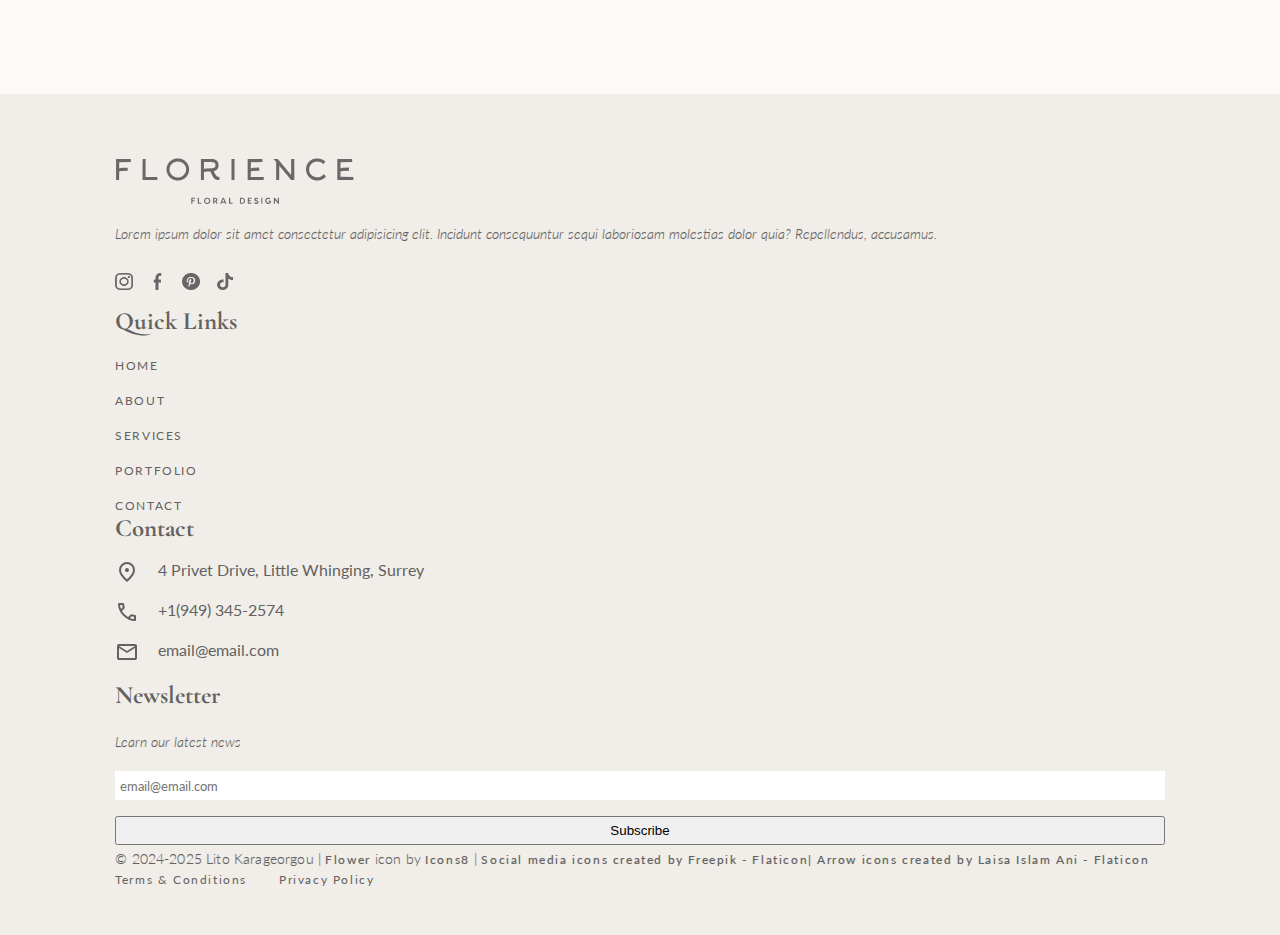
<file: services.html>
<!DOCTYPE html>
<html lang="en">

<head>
  <meta charset="UTF-8">
  <meta name="viewport" content="width=device-width, initial-scale=1.0">
  <title>Services | Florience | Floral Design Studio</title>
  <!-- CSS -->
  <link rel="stylesheet" href="./styles/common.css">
  <link rel="stylesheet" href="./styles/services.css">
  <!-- Favicon -->
  <link rel="icon" href="./assets/icons/favicon-white.png" />
  <!-- Lato Font -->
  <link rel="preconnect" href="https://fonts.googleapis.com">
  <link rel="preconnect" href="https://fonts.gstatic.com" crossorigin>
  <link
    href="https://fonts.googleapis.com/css2?family=Cormorant+Garamond:ital,wght@0,300;0,400;0,500;0,600;0,700;1,300;1,400;1,500;1,600;1,700&family=Edu+AU+VIC+WA+NT+Pre:wght@400..700&family=Lato:ital,wght@0,100;0,300;0,400;0,700;0,900;1,100;1,300;1,400;1,700;1,900&family=Merriweather:ital,wght@0,300;0,400;0,700;0,900;1,300;1,400;1,700;1,900&family=Orbitron:wght@400..900&family=Poppins:ital,wght@0,100;0,200;0,300;0,400;0,500;0,600;0,700;0,800;0,900;1,100;1,200;1,300;1,400;1,500;1,600;1,700;1,800;1,900&family=Roboto:ital,wght@0,100;0,300;0,400;0,500;0,700;0,900;1,100;1,300;1,400;1,500;1,700;1,900&display=swap"
    rel="stylesheet">
  <!-- Cormorant Garamond Font-->
  <link rel="preconnect" href="https://fonts.googleapis.com">
  <link rel="preconnect" href="https://fonts.gstatic.com" crossorigin>
  <link
    href="https://fonts.googleapis.com/css2?family=Cormorant+Garamond:ital,wght@0,300;0,400;0,500;0,600;0,700;1,300;1,400;1,500;1,600;1,700&family=Edu+AU+VIC+WA+NT+Pre:wght@400..700&family=Lato:ital,wght@0,100;0,300;0,400;0,700;0,900;1,100;1,300;1,400;1,700;1,900&family=Merriweather:ital,wght@0,300;0,400;0,700;0,900;1,300;1,400;1,700;1,900&family=Orbitron:wght@400..900&family=Poppins:ital,wght@0,100;0,200;0,300;0,400;0,500;0,600;0,700;0,800;0,900;1,100;1,200;1,300;1,400;1,500;1,600;1,700;1,800;1,900&family=Roboto:ital,wght@0,100;0,300;0,400;0,500;0,700;0,900;1,100;1,300;1,400;1,500;1,700;1,900&display=swap"
    rel="stylesheet">
  <!-- JavaScript -->
  <script src="scripts/header-footer.js"></script>
  <script src="scripts/services-testimonials-carousel.js"></script>
</head>

<body>
  <div class="container">
    <!-- Navigation Bar -->
    <div id="header"></div>

    <!-- Main -->
    <main class="main">
      <!-- Hero Section-->
      <div class="hero__container">
        <div class="hero__text">
          <h1>Services</h1>
        </div>
      </div>

      <!-- Weddings -->
      <div class="weddings__container">
        <div class="weddings__wrap">
          <div class="weddings__text">
            <p>
              Experience floral design where every detail reflects your vision. From delicate bouquets to elegant arches
              and breathtaking installations, we create florals that bring beauty, romance, and harmony to your special
              day. Let us craft your unforgettable wedding.
            </p>
            <h2 class="medium-heading">Design your <span id="weddings_dream">dream</span> wedding</h2>
            <a href="contact.html" class="button button--secondary">Contact us now</a>
          </div>
          <div class="weddings__image"></div>
        </div>
      </div>

      <!-- Process -->
      <div class="process__container">
        <div class="process__description">
          <h2 class="medium-heading">Our <span>process</span></h2>
          <p>Our approach is deeply personal, ensuring that every floral design is a true reflection of you. We take the
            time to understand your vision, drawing inspiration from your style, story, and setting. By collaborating
            closely with your planner or venue, we create a cohesive floral experience that complements every element of
            your day.

            Each design is one of a kind, created exclusively for your wedding and never repeated. Flowers set the tone
            for your celebration, and we take great care in crafting arrangements that feel authentic, meaningful, and
            unforgettable. With detailed proposals and a clear creative direction, we guide you through every step,
            bringing your floral vision to life with care and artistry.
          </p>
        </div>
        <div class="process__steps">
          <div class="process__steps-image"></div>
          <div class="process__steps-text">
            <p><span class="large-heading">1</span><span>Initial Consultation</span> <br>
              We start with a friendly chat to learn about your vision, style, and event details.
            </p>
            <p><span class="large-heading">2</span><span>Inspiration & Proposal</span> <br>
              Next, we craft a tailored proposal featuring mood boards, floral concepts, and an itemized quote. This
              step brings our creative ideas to life, showcasing the flowers, colors, and arrangements we envision for
              your event.</p>
            <p><span class="large-heading">3</span><span>Booking & Confirmation</span> <br>
              Once you're ready to move forward, we finalize the details with a contract and deposit. Your date is
              officially reserved, and we begin planning the finer details.</p>
            <p><span class="large-heading">4</span><span>Ongoing Communication</span> <br>
              Throughout the process, we stay in close contact, refining details and collaborating with your planner. We
              also recommend trusted vendors to create a cohesive and beautiful event.
            </p>
            <p><span class="large-heading">5</span><span>The Event </span> <br>
              We meticulously place every floral detail—adorning tables with lush centerpieces, styling ceremony arches,
              and perfecting every bouquet. Afterward, we handle the dismantling.</p>
          </div>
        </div>
      </div>

        <!-- Testimonials -->
  <div class="testimonials">
    <h2>Testimonials</h2>
    <!-- Testimonials Carousel -->
    <div class="testimonials__carousel">
      <img src="./assets/icons/arrow-back.png" id="arrow-back" />
      <div class="testimonials__text">
        <h3>
          "Lorem ipsum dolor, sit amet consectetur adipisicing elit.
          Laudantium iste expedita, quisquam labore vero
          ipsam aspernatur repudiandae voluptatibus."
        </h3>

        <p>
          "Sunt sit ab dolores sed delectus, similique nulla voluptatibus porro molestias
          consequatur iusto error quam dignissimos praesentium.
          exercitationem dolorum libero laborum corrupti est doloremque
          neque perferendis obcaecati quae quia asperiores deleniti
          quis.
        </p>
      </div>
      <img src="./assets/icons/arrow-forward.png" id="arrow-forward" />
      <!-- Control buttons -->
      <div class="testimolias-carousel__controls">
        <a id="pause-button"><img src="./assets/icons/pause.svg" alt="Stop autoplay"></a>
        <a id="play-button"><img src="./assets/icons/play.svg" alt="Start autoplay"></a>
      </div>
    </div>
    <!-- Dot container -->
    <div class="testimonials__dots"></div>
  </div>

      <!-- Events & Galas -->
      <div class="section__container">
        <div class="section__text">
          <h2>Corporate Events & Galas</h2>
          <p>
            Lorem ipsum dolor sit amet consectetur adipisicing elit. Repellat corporis pariatur magnam, saepe ipsa eaque
            ad nostrum earum sequi placeat ullam, quas at, nemo animi molestias tempora id inventore. Accusantium
            incidunt voluptatibus aspernatur ullam animi sunt officia ipsam libero laborum! Accusantium modi ratione
            voluptatibus officiis delectus perferendis, consequatur laborum omnis beatae, minima maiores nemo, dicta
            fugit odit non eveniet sed tenetur atque. Sed reprehenderit aut ipsam, possimus aperiam sequi fuga
            distinctio sapiente non. In adipisci aliquid iste quod asperiores esse, at
            exercitationem distinctio doloribus facere ipsum quaerat earum nemo, repudiandae, error sequi consequatur
            cum accusamus minima.
          </p>
          <a href="contact.html" class="button button--secondary">Contact us now</a>
        </div>
        <div class="section__image"></div>
      </div>

      <!-- Private Dinners -->
      <div class="section__container">
        <div class="section__image"></div>
        <div class="section__text">
          <h2>Private Dinners</h2>
          <p>
            Lorem ipsum dolor sit amet consectetur adipisicing elit. Repellat corporis pariatur magnam, saepe ipsa eaque
            ad nostrum earum sequi placeat ullam, quas at, nemo animi molestias tempora id inventore. Accusantium
            incidunt voluptatibus aspernatur ullam animi sunt officia ipsam libero laborum! Accusantium modi ratione
            voluptatibus officiis delectus perferendis, consequatur laborum omnis beatae, minima maiores nemo, dicta
            fugit odit non eveniet sed tenetur atque. Sed reprehenderit aut ipsam, possimus aperiam sequi fuga
            distinctio sapiente non. In adipisci aliquid iste quod asperiores esse, at
            exercitationem distinctio doloribus facere ipsum quaerat earum nemo, repudiandae, error sequi consequatur
            cum accusamus minima.
          </p>
          <a href="contact.html" class="button button--secondary">Contact us now</a>
        </div>
      </div>

      <!-- PR Events -->
      <div class="section__container">
        <div class="section__text">
          <h2>PR Events</h2>
          <p>
            Lorem ipsum dolor sit amet consectetur adipisicing elit. Repellat corporis pariatur magnam, saepe ipsa eaque
            ad nostrum earum sequi placeat ullam, quas at, nemo animi molestias tempora id inventore. Accusantium
            incidunt voluptatibus aspernatur ullam animi sunt officia ipsam libero laborum! Accusantium modi ratione
            voluptatibus officiis delectus perferendis, consequatur laborum omnis beatae, minima maiores nemo, dicta
            fugit odit non eveniet sed tenetur atque. Sed reprehenderit aut ipsam, possimus aperiam sequi fuga
            distinctio sapiente non. In adipisci aliquid iste quod asperiores esse, at
            exercitationem distinctio doloribus facere ipsum quaerat earum nemo, repudiandae, error sequi consequatur
            cum accusamus minima.
          </p>
          <a href="contact.html" class="button button--secondary">Contact us now</a>
        </div>
        <div class="section__image"></div>
      </div>

      <!-- Clients -->
      <div class="featured__container">
        <div class="featured__wrap">
          <h2>Our Clients</h2>
          <div class="featured__logos">
            <img src="images/logos/logoipsum-232.svg" alt="Brand 1" />
            <img src="images/logos/logoipsum-288.svg" alt="Brand 2" />
            <img src="images/logos/logoipsum-317.svg" alt="Brand 3" />
            <img src="images/logos/logoipsum-323.svg" alt="Brand 4" />
            <img src="images/logos/logoipsum-214.svg" alt="Brand 5" />
            <img src="images/logos/logoipsum-215.svg" alt="Brand 6" />
            <img src="images/logos/logoipsum-212.svg" alt="Magazine 7" />
            <img src="images/logos/logoipsum-216.svg" alt="Magazine 8" />
          </div>
        </div>
      </div>

      <!-- Call to Action -->
      <div class="cta">
        <div class="cta__wrap">
          <h2><span>Start</span> your Journey Now</h2>
          <a href="contact.html" class="button button--primary">Contact us now</a>
        </div>
      </div>

      <!-- Instagram Grid -->
      <div class="instagram__container">
        <div class="instagram__wrap">
          <a href="https://www.instagram.com/" target="_blank">Join us on instagram @instagram</a>
          <div class="instagram__images">
            <div class="instagram__image instagram__image--1"></div>
            <div class="instagram__image instagram__image--2"></div>
            <div class="instagram__image instagram__image--3"></div>
            <div class="instagram__image instagram__image--4"></div>
            <div class="instagram__image instagram__image--5"></div>
            <div class="instagram__image instagram__image--6"></div>
          </div>
        </div>
      </div>

    </main>

    <!-- Footer -->
    <footer id="footer"></footer>
  </div>
</body>

</html>
</file>
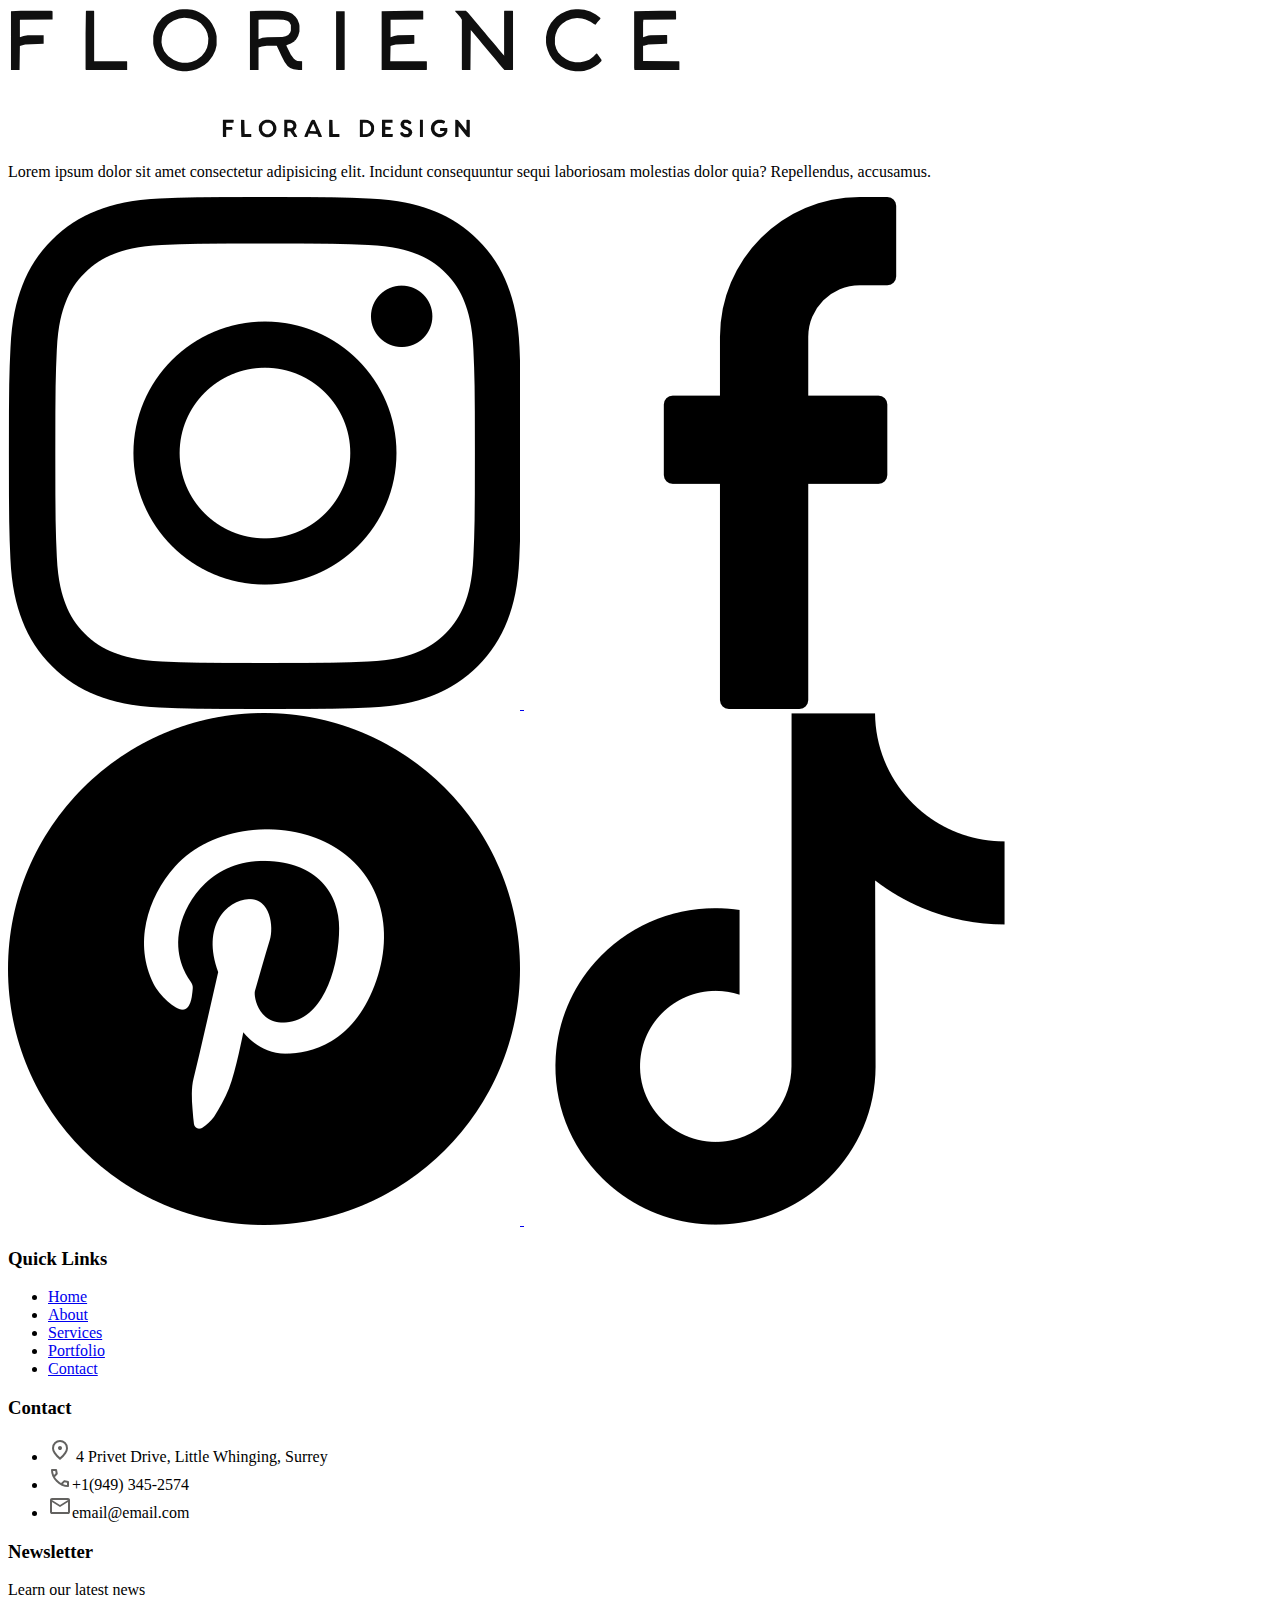
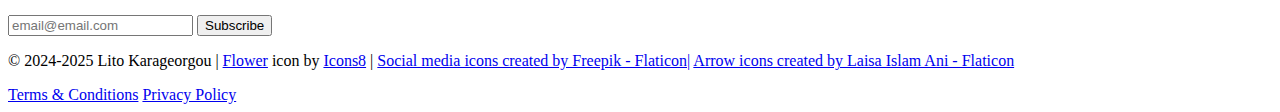
<file: partials/footer.html>
<!DOCTYPE html>
<html lang="en">

<head>
  <meta charset="UTF-8">
  <meta name="viewport" content="width=device-width, initial-scale=1.0">
  <title>Footer</title>
</head>

<body>
  <footer class="footer">
    <div class="footer__wrap">
      <!-- Row 1 -->
      <div class="footer__row--1">
        <!-- Logo & Text -->
        <div class="footer__brand">
          <div class="footer__brand-wrap">
            <div class="footer__logo">
              <img src="../assets/logos/logo9.svg" alt="Florience Logo" />
            </div>

            <div class="footer__text">
              <p>
                Lorem ipsum dolor sit amet consectetur adipisicing elit.
                Incidunt consequuntur sequi laboriosam
                molestias dolor quia? Repellendus, accusamus.
              </p>
            </div>

            <div class="footer__social">
              <a href="https://www.instagram.com/" target="_blank">
                <img src="../assets/icons/instagram.png" alt="Instagram" />
              </a>
              <a href="https://www.facebook.com/" target="_blank">
                <img src="../assets/icons/facebook.png" alt="Facebook" />
              </a>
              <a href="https://www.pinterest.com/" target="_blank">
                <img src="../assets/icons/pinterest.png" alt="Pinterest" />
              </a>
              <a href="https://www.tiktok.com/" target="_blank">
                <img src="../assets/icons/tik-tok.png" alt="Tik Tok" />
              </a>
            </div>
          </div>
        </div>

        <!-- Navigation -->
        <nav class="footer__nav">
          <h3>Quick Links</h3>
          <ul class="footer__nav-list">
            <li><a href="index.html">Home</a></li>
            <li><a href="about.html">About</a></li>
            <li><a href="services.html">Services</a></li>
            <li><a href="portfolio.html">Portfolio</a></li>
            <li><a href="contact.html">Contact</a></li>
          </ul>
        </nav>

        <!-- Contact -->
        <div class="footer__contact">
          <div class="footer__contact-wrap">
            <h3>Contact</h3>
            <ul class="footer__contact-list">
              <li>
                <img src="../assets/icons/location.svg" alt="Location"> 4 Privet
                Drive, Little Whinging, Surrey
              </li>
              <li><img src="../assets/icons/phone.svg" alt="Phone Number">+1(949)
                345-2574</li>
              <li><img src="../assets/icons/mail.svg" alt="Email">email@email.com</li>
            </ul>
          </div>
        </div>

        <!-- Newsletter -->
        <div class="footer__newsletter">
          <h3>Newsletter</h3>
          <p>Learn our latest news</p>
          <form>
            <input type="email" id="email" placeholder="email@email.com" />
            <button type="submit">Subscribe</button>
          </form>
        </div>
      </div>

      <!-- Row 2 -->
      <div class="footer__row--2">
        <!-- Legal -->
        <div class="footer__credits">
          <p>
            &copy; 2024-2025 Lito Karageorgou |
            <a target="_blank" href="https://icons8.com/icon/mHR6Am8NPK1s/flower">Flower</a>
            icon by <a target="_blank" href="https://icons8.com">Icons8</a> |
            <a href="https://www.flaticon.com/free-icons/social-media" title="social media icons">Social media icons
              created by Freepik - Flaticon|</a>
            <a href="https://www.flaticon.com/packs/arrows-1094" title="arrow icons">Arrow icons created by Laisa Islam Ani - Flaticon</a>
          </p>
        </div>
        <div class="footer__legal">
          <a href="#">Terms & Conditions</a>
          <a href="#">Privacy Policy</a>
        </div>
      </div>
  </footer>
</body>

</html>
</file>
<file: styles/common.css>
* {
  padding: 0;
  margin: 0;
  box-sizing: border-box;
}

html {
  scroll-behavior: smooth;
  font-size: 16px;
}

:root {
  --primary-color: #f8f6f1;
  --secondary-color: #fbfaf7;
  --tetriary-color: #f1eeea;
  --accent-color: #dcdad5;
  --hover-color: #acacab;
  --backdrop-color: #f9f7f2ea;
  --image-placeholder: #7a7975;
  --primary-font-color: #636260;
  --font-heading: "Cormorant Garamond", serif;
  --font-body: Lato, Roboto, sans-serif;
}

.container {
  display: flex;
  flex-direction: column;
  color: var(--primary-font-color);
}

h1,
h2,
h3,
h4,
h5,
h6 {
  font-family: var(--font-heading);
}

h1 {
  color: white;
  font-size: 2.9rem;
  font-weight: 800;
  line-height: 1.1;
  text-transform: uppercase;
}

h2 {
  font-size: 3.5rem;
}

h3 {
  font-size: 2.2rem;
  font-weight: 500;
}

h4 {
  text-transform: uppercase;
  color: var(--primary-font-color);
}

p,
a {
  font-family: var(--font-body);
}

p {
  font-size: 0.9rem;
  font-weight: 300;
  line-height: 1.9;
  text-shadow: 0 0 1px rgba(0, 0, 0, 0.2);
}

a {
  text-decoration: none;
  color: var(--primary-font-color);
  font-size: 0.95rem;
}

a,
button {
  cursor: pointer;
}

ul {
  list-style: none;
}

/* Heading classes */
.extra-large-heading {
  padding: 0;
  margin: 0;
  text-transform: uppercase;
  font-weight: 500;
  font-size: 6.4rem;
  color: var(--accent-color);
  position: absolute;
}

.large-heading {
  text-transform: uppercase;
  margin-bottom: 3rem;
  font-weight: 500;
  text-align: left;
}

.medium-heading {
  margin-bottom: 1.7rem;
  font-size: 3rem;
  font-weight: 500;
  line-height: 1.3;
}

.small-heading {
  padding: 0.9rem 0 1rem 0;
  font-size: 1rem;
  font-weight: 600;
  text-transform: uppercase;
  letter-spacing: 0.1rem;
  text-align: center;
  border-bottom: 0.5px solid var(--accent-color);
}

/* Colored Container */
.white-color-container {
  background-color: white;
  display: flex;
  flex-direction: column;
  gap: 6.8rem;
  padding-bottom: 6.8rem;
}

/* Navbar */
.navbar {
  width: 100%;
}

.navbar__wrap {
  display: grid;
  grid-template-columns: 1fr 1fr 1fr;
  align-items: center;
  letter-spacing: 2px;
  width: 88.6%;
  margin: auto;
}

.navbar ul li a {
  text-transform: uppercase;
  font-size: 0.75rem;
}

.navbar a:hover {
  color: var(--hover-color);
}

.navbar__menu ul {
  display: flex;
  justify-content: flex-start;
  gap: 1.5rem;
}

.navbar__logo {
  display: flex;
  justify-content: center;
}

.navbar__logo img {
  padding: 1.5rem 0;
  height: 6.3rem;
  filter: invert(45%);
}

.navbar__social {
  display: flex;
  justify-content: flex-end;
  gap: 1.2rem;
}

.navbar__social img {
  height: 1.1rem;
  filter: invert(40%);
}

/* Keep burger menu from breaking desktop layout */
.navbar__burger-menu {
  position: absolute;
  display: none;
}

.responsive-menu {
  display: none;
}

/* Main */
.main {
  display: flex;
  flex-direction: column;
  gap: 6.5rem;
  padding-bottom: 6.8rem;
}

/* Hero Section*/
.hero {
  display: flex;
  flex-direction: column;
  justify-content: center;
  align-items: center;
  text-align: center;
  height: 60vh;
  position: relative;
  overflow: hidden;
  background: none;
  z-index: 0;
}

.hero::before {
  content: "";
  position: absolute;
  top: 0;
  left: 0;
  height: 100%;
  width: 100%;
  background: linear-gradient(rgba(0, 0, 0, 0.25), rgba(0, 0, 0, 0.25))
    no-repeat center/cover;
  z-index: -1;
  opacity: 1;
}

/* Buttons */
.button {
  display: inline-block;
  text-transform: uppercase;
  text-align: center;
  font-family: var(--font-body);
  font-size: 0.7rem;
  font-weight: 600;
  letter-spacing: 0.24rem;
}

.button--primary {
  padding: 1rem 1.4rem;
  background-color: var(--tetriary-color);
  margin-top: 1rem;
  transition: all 0.2s ease;
}

.button--primary:hover {
  transform: scale(1.04);
  background-color: var(--primary-color);
}

.button--secondary {
  padding: 1rem 0.3rem;
  margin-top: 2rem;
  border-bottom: 0.3px solid var(--accent-color);
  position: relative;
  transition: color 0.3s ease;
  z-index: 1;
}

.button--secondary::before {
  content: "";
  position: absolute;
  left: 0;
  bottom: 0;
  width: 100%;
  height: 100%;
  background-color: #dcdad54b;
  transform: scaleY(0);
  transform-origin: bottom;
  transition: transform 0.3s ease-in-out;
  z-index: -1;
}

.button--secondary:hover::before {
  transform: scaleY(1);
}

.arrow-button {
  position: absolute;
  top: 50%;
  transform: translateY(-50%);
}

.arrow-button img {
  width: 1.9rem;
  filter: invert(80%);
}

.form-button {
  display: inline-block;
  font-family: var(--font-body);
  background-color: var(--primary-font-color);
  border: none;
  color: white;
}

/* Featured */
.featured {
  display: flex;
  flex-direction: column;
  justify-content: center;
  align-items: center;
}

.featured__wrap {
  margin: auto;
  display: flex;
  flex-direction: column;
  justify-content: center;
  align-items: center;
  gap: 2rem;
}

.featured__logos {
  margin: auto;
  display: flex;
  flex-wrap: wrap;
  justify-content: space-between;
  align-items: center;
  padding: 0 3rem 3rem 3rem;
  min-height: 15rem;
}

.featured__logos h3 {
  font-weight: 600;
  color: #7a7975;
  text-transform: uppercase;
  flex: 1;
  text-align: center;
}

/* Call to Action */
.cta {
  height: 60vh;
  background: var(--tetriary-color);
  color: var(--secondary-color);
  display: flex;
  flex-direction: column;
  justify-content: center;
  position: relative;
}

.cta__wrap {
  position: absolute;
  left: 21%;
  top: 35%;
  background-color: #3d3d3d60;
  padding: 2.2rem;
}

.cta__wrap h2 {
  font-size: 3.2rem;
  font-weight: 400;
  color: var(--secondary-color);
  padding: 0.7rem 0;
}

.cta__wrap h2 span {
  font-style: italic;
}

/* Instagram Grid */
.instagram__wrap {
  display: flex;
  flex-direction: column;
  justify-content: center;
  align-items: center;
}

.instagram__wrap a {
  padding-bottom: 2.5rem;
  font-size: 0.9rem;
  text-transform: uppercase;
  text-align: center;
}

.instagram__images {
  display: flex;
  flex-wrap: wrap;
  justify-content: center;
  align-items: center;
  gap: 1rem;
}

.instagram__images img {
  width: 11rem;
  height: 11rem;
  object-fit: cover;
}

/* Footer */
.footer {
  background-color: var(--tetriary-color);
  color: var(--primary-font-color);
  display: flex;
  justify-content: center;
  align-items: center;
  font-family: var(--font-body);
}

.footer__wrap {
  width: 82%;
  margin: auto;
  padding: 4rem 0 3rem 0;
}

.footer__wrap p {
  font-weight: 300;
}

.footer__wrap a {
  font-size: 0.78rem;
  font-weight: 400;
  letter-spacing: 0.1rem;
  color: var(--primary-font-color);
}

.footer__wrap a:hover {
  color: var(--hover-color);
}

.footer h3 {
  margin-bottom: 1.1rem;
  font-size: 1.55rem;
  font-weight: 900;
}

/* Row 1 */
.footer__first-row {
  display: grid;
  grid-template-columns: 1.4fr 0.5fr 1fr 1.1fr;
  gap: 8rem;
  padding-bottom: 1.5rem;
  border-bottom: 0.1rem solid white;
}

/* Logo & Text */
.footer__brand-wrap {
  width: 95%;
  display: flex;
  flex-direction: column;
  gap: 1rem;
  justify-content: flex-start;
  align-items: flex-start;
  text-align: left;
}

.footer__logo img {
  width: 15rem;
  filter: invert(40%);
}

.footer__text p {
  text-align: left;
  line-height: 1.4;
  font-style: italic;
  font-size: 0.85rem;
}

/* Social */
.footer__social {
  display: flex;
  justify-content: start;
  gap: 1rem;
  padding: 0.8rem 0;
}

.footer__social img {
  height: 1.1rem;
  filter: invert(40%);
}

/* Navigation */
.footer__nav-list {
  display: flex;
  flex-direction: column;
  justify-content: start;
  align-items: start;
  gap: 1rem;
  text-transform: uppercase;
}

.footer__nav-list li a:hover {
  color: var(--hover-color);
}

/* Contact */
.footer__contact li {
  display: flex;
  gap: 1.2rem;
  padding-bottom: 1rem;
}

.footer__contact p {
  text-align: left;
}

/*Newsletter*/
.footer__newsletter p {
  font-style: italic;
  font-weight: 300;
}

.footer__newsletter form {
  display: flex;
  flex-direction: column;
  gap: 1rem;
  padding-top: 1rem;
}

.footer__newsletter input[type="email"] {
  font-family: var(--font-body);
  padding: 0.3rem;
  height: 1.8rem;
  border: none;
}

.footer__newsletter button {
  height: 1.8rem;
}

/* Row 2 */
.footer__second-row {
  padding-top: 1.5rem;
  display: flex;
  justify-content: space-between;
  align-items: center;
}

/* Credits */
.footer__credits p {
  letter-spacing: 0.01rem;
}

/* Legal */
.footer__legal {
  display: flex;
  gap: 2rem;
}

.footer__legal a:hover {
  color: var(--hover-color);
}

/* JS Helper Classes */
.hidden {
  display: none !important;
}

/* Scroll-reveal-effect */
.reveal {
  opacity: 0;
  transform: translateY(20px);
  transition: opacity 0.6s ease, transform 0.6s ease;
}

.reveal.active {
  opacity: 1;
  transform: translateY(0);
}

/* Back to Top Button */
#back-to-top {
  position: fixed;
  bottom: 45px;
  right: 25px;
  padding: 0.8rem 1.2rem;
  background-color: var(--primary-font-color);
  color: white;
  border: none;
  border-radius: 50%;
  cursor: pointer;
  transition: opacity 0.3s ease-in-out;
  opacity: 0.5;
  display: none;
}

#back-to-top:hover {
  opacity: 1;
}

#back-to-top.show {
  display: block;
}

/* Tablet Styles */
@media screen and (max-width: 768px) {
  p {
    line-height: 2.2;
  }

  html {
    font-size: 15px;
  }

  .navbar {
    position: relative;
  }

  .navbar__logo {
    justify-self: center;
  }

  .navbar__wrap {
    width: 100%;
    display: flex;
    justify-content: center;
    align-items: center;
  }

  .navbar__menu,
  .navbar__social{
    display: none;
  }

  /* Burger-Menu Button */
  .navbar__burger-menu {
    display: flex;
    position: absolute;
    right: 1.7rem;
    top: 2.7rem;
    transform: translateY(-50%);
    z-index: 100;
  }

  .navbar__burger-menu button {
    background: none;
    background-color: var(--primary-font-color);
    border: none;
    cursor: pointer;
    display: flex;
    flex-direction: column;
    justify-content: space-between;
    width: 2.8rem;
    height: 2px;
    position: relative;
    z-index: 101;
    transition: background-color 0.3s ease;
  }

  .navbar__burger-menu button::before,
  .navbar__burger-menu button::after {
    content: "";
    position: absolute;
    width: 100%;
    height: 2px;
    background-color: var(--primary-font-color);
    transition: transform 0.3s ease;
  }

  .navbar__burger-menu button::before {
    top: -0.7rem;
  }

  .navbar__burger-menu button::after {
    bottom: -0.7rem;
  }

  .navbar__burger-menu button.active {
    background-color: transparent;
  }

  .navbar__burger-menu button.active::before {
    top: 0;
    transform: rotate(45deg);
  }

  .navbar__burger-menu button.active::after {
    bottom: 0;
    transform: rotate(-45deg);
  }

  /* Responsive Menu */
  .responsive-menu {
    display: flex;
    flex-direction: column;
    position: fixed;
    inset: 0;
    width: 100vw;
    height: 100vh;
    background-color: var(--backdrop-color);
    z-index: 10;
    justify-content: center;
    align-items: center;
  }

  .responsive-menu ul {
    padding: 1rem;
    margin: 0;
    display: flex;
    flex-direction: column;
    gap: 3rem;
  }

  .responsive-menu ul li a {
    font-size: 4.5rem;
    font-weight: 500;
    color: var(--primary-font-color);
    font-family: var(--font-heading);
    text-transform: capitalize;
  }

  .responsive-menu ul li a:hover {
    color: var(--hover-color);
  }

  /* Main */
  .main {
    gap: 7.2rem;
    padding-bottom: 7.5rem;
    overflow: hidden;
  }

  .hero__text {
    transform: translateY(-11%);
  }

  .button--primary {
    background-color: var(--primary-color);
    margin-top: 0.8rem;
    padding: 1.1rem 1.5rem;
  }

  .arrow-button img {
    width: 1.8rem;
  }

  /* Instagram */
  .instagram__wrap {
    width: 70%;
    margin: auto;
  }

  .instagram__image {
    width: 9rem;
    height: 9rem;
  }

  /* Footer */
  .footer__wrap {
    width: 80%;
  }

  .footer__first-row {
    display: grid;
    grid-template-columns: 1fr 1fr;
    gap: 6rem;
    padding-bottom: 1.5rem;
  }

  .footer__brand-wrap {
    width: 95%;
  }

  /* Navigation */
  .footer__nav-list {
    gap: 1.3rem;
  }

  .footer__nav-list li a {
    font-size: 0.8rem;
  }

  #back-to-top {
  padding: 1.4rem 1.8rem;
}
}

/* Larger Phone Styles */
@media screen and (max-width: 576px) {
  p {
    line-height: 2.6;
  }

  .medium-heading {
    font-size: 3rem;
    font-weight: 500;
    line-height: 1.3;
  }

  /* Navigation Arrows */
  .arrow-button {
    background-color: var(--backdrop-color);
    height: 4.5rem;
    width: 4.5rem;
    display: flex;
    justify-content: center;
    align-items: center;
  }

  .arrow-button img {
    width: 1.9rem;
    filter: invert(60%);
  }

  /* Call to Action */
  .cta {
    align-items: center;
  }

  .cta__wrap {
    position: unset;
  }

  /* Footer */
  .footer__wrap {
    width: 80%;
  }

  .footer__first-row {
    display: grid;
    grid-template-columns: 1fr;
    grid-template-rows: 1fr 1fr 1fr 1fr;
    justify-content: center;
    align-items: center;
    gap: 3rem;
    padding-bottom: 1.5rem;
  }

  .footer__brand-wrap {
    width: 84%;
    padding-bottom: 1.5rem;
    border-bottom: 0.1rem solid white;
  }

  /* Navigation */
  .footer__nav-list {
    border-bottom: 0.1rem solid white;
    padding-bottom: 2rem;
    gap: 1.3rem;
  }

  .footer__nav-list li a {
    font-size: 0.8rem;
  }

  /* Contact */
  .footer__contact {
    padding-bottom: 1.5rem;
    border-bottom: 0.1rem solid white;
  }

  /*Newsletter*/
  .footer__newsletter {
    width: 80%;
  }

  /* Row 2 */
  .footer__second-row {
    display: grid;
    grid-template-columns: 1fr;
    grid-template-rows: 1fr 1fr;
    justify-content: center;
    align-items: center;
    gap: 2rem;
  }
}

/* Smaller Phone Styles */
@media screen and (max-width: 410px) {
    /* Burger-Menu Button */
    .navbar__burger-menu {
      right: 1rem;
      top: 2.5rem;
    }
  .navbar__burger-menu button {
    width: 2.2rem;
  }
}
</file>
<file: styles/about.css>
/* Hero Section */
.hero {
  background: url("../assets/images/about/hero.jpg") no-repeat center  center/cover var(--image-placeholder);
}

/* Story & Designer */
.section {
  height: 80vh;
}

.section__wrap {
  width: 55%;
  height: 100%;
  display: flex;
  gap: 5rem;
  justify-content: center;
  align-items: center;
  margin: auto;
}

.section__image {
  height: 90%;
  width: 46%;
}

.section__text {
  width: 35%;
}

.section__text h2 {
  text-transform: capitalize;
  line-height: 1.2;
}

.section__image--story {
  background: url("../assets/images/common/florist-arch.jpg") no-repeat
    center center/cover var(--image-placeholder);
}

.section__image--designer {
  background: url("../assets/images/common/florist.jpg") no-repeat center
    center/cover var(--image-placeholder);
}

/* Values */
.values {
  position: relative;
  margin-top: 2rem;
}

.values h2 {
  top: -19%;
  left: 50%;
  transform: translateX(-50%);
  text-align: center;
}

.values__wrap {
  padding: 2rem;
  background-color: var(--primary-color);
  width: 60%;
  display: flex;
  justify-content: center;
  align-items: center;
  margin: auto;
}

.values__value {
  padding: 2rem 2rem;
}

.values__value h3 {
  padding: 1.7rem 0;
}

.values__value p {
  text-align: left;
}

/* Call to Action */
.cta {
  background: url("../assets/images/about/colourful-table-setting.jpg") no-repeat center 40% /
    cover var(--image-placeholder);

  /* Parallax Scroll Effect */
  background-attachment: fixed;
}

/* Tablet styles */
@media screen and (max-width: 768px) {
  /* Story & Designer */
  .section {
    height: auto;
  }

  .section__wrap {
    width: 88.5%;
    gap: 2.5rem;
  }

  .section__image {
    height: 32rem;
    width: 25rem;
  }

  .section__text {
    width: 50%;
  }

  .section__text span {
    display: none;
  }


  /* Values */
  .values h2 {
    font-size: 5.5rem;
    top: -8.5%;
    width: 80%;
  }

  .values__wrap {
    width: 88.5%;
    flex-direction: column;
  }

  .values__value {
    padding: 1.3rem 1rem;
  }

  .values__value h3 {
    padding: 1.5rem 0;
  }
}

/* Larger Phone styles */
@media screen and (max-width: 576px) {
  /* Story & Designer */
  .section {
    height: auto;
    width: 100%;
  }

  .section__wrap {
    width: 88%;
    display: flex;
    flex-direction: column;
    gap: 2.5rem;
    justify-content: center;
    align-items: center;
    margin: auto;
  }

  .section__image {
    height: 39rem;
    width: 100%;
    order: 1;
  }

  .section__text {
    width: 93%;
    order: 2;
  }

  /* Values */
  .values h2 {
    font-size: 5.5rem;
    top: -7.5%;
    width: 100%;
  }

  .values__wrap {
    width: 90%;
    flex-direction: column;
  }

  .values__value {
    padding: 1.3rem 1rem;
  }

  .values__value h3 {
    padding: 1.5rem 0;
  }
}
</file>
<file: styles/global.css>
* {
  padding: 0;
  margin: 0;
  box-sizing: border-box;
}

:root {
  --primary-color: #fbfaf7;
  --secondary-color: white;
  --tetriary-color: #f1eeea;
  --primary-font-color: rgba(99, 98, 96, 1);
  --secondary-font-family: Lato, Roboto, serif;
}

.container {
  display: grid;
  grid-template-rows: auto 1fr auto;
  grid-template-columns: 1fr;
  min-height: 100vh;
  color: var(--primary-font-color);
}

ul {
  list-style: none;
}

a {
  text-decoration: none;
}

h1 {
  color: white;
  font-size: 3.5rem;
  font-weight: 500;
  line-height: 1;
  /* text-shadow: #414040 0.1rem 0.1rem 0.1rem; */
}

h1,
h2 {
  font-family: "Cormorant Garamond", serif;
}

/* Navigation Bar */
.navbar {
  display: grid;
  grid-template-columns: 1fr 1fr 1fr;
  align-items: center;
  font-size: 0.8em;
  font-family: var(--secondary-font-family);
  letter-spacing: 2px;
}

.navbar a {
  text-decoration: none;
  color: var(--primary-font-color);
  text-transform: uppercase;
  font-size: 0.7rem;
}

.navbar a:hover {
  color: #acacab;
}

.navbar__menu {
  display: flex;
  justify-content: center;
  gap: 1.5rem;
}
.navbar__logo {
  display: flex;
  justify-content: center;
}

.navbar__logo img {
  padding: 1.6rem 0;
  width: 14rem;
  filter: invert(40%);
}

.navbar__social {
  display: flex;
  justify-content: center;
  gap: 1.1em;
  padding-left: 2rem;
}

.navbar__social img {
  height: 1rem;
  filter: invert(40%);
}

/* Main */
.main {
  display: flex;
  flex-direction: column;
  gap: 6.8rem;
  padding-bottom: 6.8rem;
  font-family: "Times New Roman", Times, serif, sans-serif;
  background-color: var(--secondary-color);
}

/* Hero Section*/
.hero__container {
  background: url("") no-repeat center center/cover #414040;
  display: flex;
  flex-direction: column;
  justify-content: center;
  align-items: center;
  text-align: center;
  height: 60vh;
}

.hero__text {
  width: 30%;
}

.hero__text h2 {
  color: white;
  font-size: 3rem;
}

/* Buttons */
.button {
  display: inline-block;
  text-transform: uppercase;
  text-align: center;
  text-decoration: none;
  color: var(--primary-font-color);
  font-family: var(--secondary-font-family);
  font-size: 0.65rem;
  letter-spacing: 0.25rem;
  font-weight: 500;
}

.button--primary {
  padding: 1rem;
  margin-top: 1.5rem;
  background-color: var(--tetriary-color);
}

.button--secondary {
  padding: 1rem 0;
  margin: 1.5rem 0;
  border-bottom: 0.3px solid #dcdad5;
}

/* .button--secondary::after {
  content: "";
  display: block;
  width: 100px;
  height: 1px;
  background-color: var(--primary-font-color);
  margin: 1.2rem auto 0;
} */

/* Featured */
.featured__container {
  height: 65vh;
  display: flex;
  flex-direction: column;
  justify-content: center;
  align-items: center;
  background-color: var(--primary-color);
}

.featured__wrap {
  width: 60%;
  margin: auto;
  display: flex;
  flex-direction: column;
  justify-content: center;
  align-items: center;
  gap: 2rem;
}

.featured__wrap h2 {
  padding: 0.9rem 0;
  font-size: 0.9rem;
  text-transform: uppercase;
  letter-spacing: 0.1rem;
  border-bottom: 0.5px solid #dcdad5;
}

.featured__logos {
  margin: auto;
  display: flex;
  flex-wrap: wrap;
  justify-content: center;
  align-items: center;
  padding: 0 3rem 3rem 3rem;
}

.featured__logos img {
  height: 8rem;
  width: 17rem;
  padding: 1.6rem;
}

/* Call to Action */
.cta {
  background: var(--tetriary-color);
  height: 60vh;
  display: flex;
  flex-direction: column;
  justify-content: center;
  position: relative;
  color: var(--secondary-color);
}

.cta__wrap {
  position: absolute;
  left: 27%;
  bottom: 25%;
}

.cta__wrap h2 {
  font-size: 2.5rem;
  font-weight: 200;
  color: var(--secondary-color);
}

.cta__wrap h2 span {
  font-style: italic;
}

/* Instagram Grid */
.instagram__wrap {
  display: flex;
  flex-direction: column;
  justify-content: center;
  align-items: center;
}

.instagram__wrap a {
  padding: 2.5rem;
  color: #414040;
  font-size: 0.9rem;
  text-transform: uppercase;
  text-align: center;
}
.instagram__images {
  display: flex;
  gap: 1rem;
}

.instagram__image {
  width: 11rem;
  height: 11rem;
}

.instagram__image--1 {
  background: url("") no-repeat center center/cover #414040;
}

.instagram__image--2 {
  background: url("/images/weddings/instagram-2.avif") no-repeat center
    center/cover #414040;
}

.instagram__image--3 {
  background: url("") no-repeat center center/cover #414040;
}

.instagram__image--4 {
  background: url("/images/portfolio/instagram.png") no-repeat center
    center/cover #414040;
}

.instagram__image--5 {
  background: url("") no-repeat center center/cover #414040;
}

.instagram__image--6 {
  background: url("/images/final-images/img1.png") no-repeat center center/cover
    #414040;
}

/* Footer */
.footer {
  background-color: var(--tetriary-color);
  color: var(--primary-font-color);
  display: flex;
  justify-content: center;
  align-items: center;
  font-family: var(--secondary-font-family);
  font-size: 0.8rem;
}

.footer a {
  color: var(--primary-font-color);
  text-decoration: none;
  font-size: 0.9rem;
}

.footer h3 {
  padding-bottom: 1.3rem;
}

.footer__wrap {
  padding: 4rem 10rem 3rem 10rem;
}

/* Row 1 */
.footer__row--1 {
  display: grid;
  grid-template-columns: 1.5fr 0.7fr 1fr 1fr;
  gap: 8rem;
  padding-bottom: 1.5rem;
}

/* Logo & Text */
.footer__brand-wrap {
  width: 90%;
  display: flex;
  flex-direction: column;
  gap: 0.6rem;
  justify-content: flex-start;
  align-items: flex-start;
  text-align: left;
}

.footer__logo img {
  width: 15rem;
}

.footer__text {
  text-align: left;
  line-height: 1.4;
  font-style: italic;
  font-size: 0.8rem;
}

.footer__social {
  display: flex;
  justify-content: start;
  gap: 0.8em;
  padding: 0.8rem 0;
}

.footer__social img {
  height: 1.1rem;
  filter: invert(30%);
}

/* Navigation */
.footer__nav-list {
  display: flex;
  flex-direction: column;
  justify-content: start;
  align-items: start;
  gap: 0.8rem;
}

/* Contact */
.footer__contact li {
  display: flex;
  gap: 1.2rem;
  padding-bottom: 1rem;
}

.footer__contact p {
  text-align: left;
}

/*Newsletter*/
.footer__newsletter p {
  font-style: italic;
}

.footer__newsletter form {
  display: flex;
  flex-direction: column;
  gap: 1rem;
  padding-top: 1rem;
}

.footer__newsletter input[type="email"] {
  padding: 0.3rem;
  height: 1.8rem;
  border: none;
}

.footer__newsletter button {
  padding: 0.4rem;
  color: white;
  background-color: var(--primary-font-color);
  border: none;
  cursor: pointer;
  height: 1.8rem;
  font-family: var(--secondary-font-family);
}

/* Row 2 */
.footer__row--2 {
  border-top: 0.1rem solid white;
  padding-top: 1.5rem;
  display: flex;
  justify-content: space-between;
  align-items: center;
}

.footer__row--2 a,
.footer__row--2 p {
  font-size: 0.8rem;
}

.footer__legal {
  display: flex;
  gap: 2rem;
}
</file>
<file: styles/contact.css>
/* Hero Section */
.hero {
  background: url("../assets/images/index/blue-flower-fullsize.jpg") no-repeat
    center 60% / cover var(--image-placeholder);
  background-attachment: fixed;
}

/* Contact Form Container */
.contact-form__container {
  display: flex;
  justify-content: center;
  align-items: center;
  gap: 5rem;
  width: 60%;
  margin: auto;
}

.contact-form__wrap {
  display: flex;
  flex-direction: column;
  justify-content: center;
  width: 38.5rem;
  background-color: var(--tetriary-color);
  text-align: center;
  padding: 3rem;
  position: relative;
}

.contact-form__wrap h2 {
  transform: rotate(-90deg);
  top: 25%;
  left: -38%;
}

.contact-form__text {
  text-align: left;
  padding: 1rem 0 2rem 0;
}

/* Contact Form */
.contact-form {
  display: flex;
  flex-direction: column;
  justify-content: center;
  gap: 0.5rem;
}

.form-field {
  display: flex;
  flex-direction: column;
}

.contact-form input,
.contact-form textarea {
  font-family: var(--body-font);
  border: none;
  border-bottom: 0.5px solid white;
  background-color: var(--tetriary-color);
  padding: 0.3rem 0;
}

.contact-form input::placeholder,
.contact-form textarea::placeholder {
  font-size: 0.78rem;
  font-family: var(--font-body);
  color: #a7a6a6;
}

.contact-form input,
.contact-form textarea {
  color: var(--primary-font-color);
}

.contact-form__button {
  display: inline-block;
  text-transform: uppercase;
  padding: 1rem;
  color: white;
  background-color: var(--primary-font-color);
  letter-spacing: 0.2rem;
  font-size: 0.75rem;
  border: none;
}

/* Error Message */
.error-container {
  height: 1.8rem;
  display: flex;
  justify-content: center;
  align-items: center;
}

.error-message {
  display: inline-block;
  color: #636260d3;
  font-family: var(--font-body);
  font-weight: 800;
  font-size: 0.7rem;
  letter-spacing: 0.02rem;
  opacity: 0;
  margin-top: 0.4rem;
}

.error-message.visible {
  opacity: 1;
}

/* Image */
.contact-form__image {
  width: 17rem;
  height: 24rem;
  background: url("../assets/images/index/wreath.jpg") no-repeat center
    center/cover var(--image-placeholder);
}

/* Modal  */
.contact-modal {
  display: none;
  position: fixed;
  z-index: 1;
  left: 0;
  top: 0;
  width: 100%;
  height: 100%;
  background-color: rgba(0, 0, 0, 0.8);
}

.contact-modal__content {
  background-color: var(--secondary-color);
  margin: 15% auto;
  padding: 1.5rem;
  width: 35rem;
  height: 9rem;
  display: flex;
  flex-direction: column;
  justify-content: center;
}

.contact-modal__header {
  display: flex;
  justify-content: space-between;
  align-items: center;
}

.contact-modal__close {
  color: var(--primary-font-color);
  transition: opacity 0.3s ease;
  opacity: 0.6;
  font-size: 2rem;
  font-weight: bold;
  cursor: pointer;
}

.contact-modal__close:hover,
.contact-modal__close:focus {
  opacity: 1;
  cursor: pointer;
}

/* Contact Information */
.contact-info {
  display: flex;
  flex-direction: column;
  justify-content: center;
  align-items: center;
  text-align: center;
  width: 60%;
  margin: auto;
}

.contact-info__text h2 {
  padding: 0;
  margin-bottom: 1.2rem;
  font-weight: 900;
}

.contact-info__boxes {
  display: flex;
  justify-content: center;
  align-items: center;
  gap: 3rem;
  margin-top: 3rem;
}

.contact-info__box {
  display: flex;
  flex-direction: column;
  align-items: center;
  width: 17rem;
  height: 13rem;
  background-color: var(--tetriary-color);
  padding: 2rem 2rem;
  gap: 1.2rem;
}

.contact-info__box h3 {
  color: var(--primary-font-color);
  font-weight: 900;
  font-size: 1.3rem;
}

.contact-info__box img {
  width: 2.3rem;
}

/* Map */
#map iframe {
  width: 100%;
  filter: saturate(50%) brightness(110%) contrast(90%);
}

/* JS Helper Classes */
.hidden {
  visibility: hidden;
}

/* Tablet styles */
@media screen and (max-width: 768px) {
  /* Contact Form */
  .contact-form__container {
    gap: 0rem;
    width: 90%;
    margin: auto;
  }

  .contact-form__wrap {
    width: 37rem;
  }

  /* Image */
  .contact-form__image {
    display: none;
  }

  /* Contact Information */
  .contact-info {
    width: 90%;
  }

  .contact-info__boxes {
    gap: 0.8rem;
  }

  .contact-info__box {
    width: 15rem;
  }
}

/* Larger Phone styles */
@media screen and (max-width: 576px) {
  .contact-form__wrap h2 {
    transform: rotate(0deg);
    top: -8%;
    left: 0%;
    display: flex;
    justify-content: center;
    align-items: center;
    width: 100%;
  }

  /* Contact Information */
  .contact-info {
    width: 90%;
    margin: auto;
  }

  .contact-info__boxes {
    flex-direction: column;
    gap: 2.5rem;
  }

  .contact-info__box {
    width: 19rem;
  }
}
</file>
<file: styles/faq.css>
.main {
  padding-bottom: 0;
}

.faq__container {
  width: 100%;
  background: var(--primary-color);
  display: flex;
  flex-direction: column;
  justify-content: center;
  align-items: center;
  gap: 4.1rem;
  padding-bottom: 6rem;
}

.faq__container h1 {
  color: var(--accent-color);
  margin-top: 6rem;
}

.faq {
  width: 50%;
  margin: auto;
  column-count: 2;
  column-gap: 5.2rem;
}

.faq__question {
  break-inside: avoid;
  padding: 1rem 0;
}

.faq__question::after {
  content: "";
  display: block;
  width: 100%;
  height: 1px;
  background: white;
  margin-top: 2rem;
}

.faq__question h2 {
  font-size: 1.4rem;
  text-align: left;
  margin-bottom: 1rem;
}

.faq__question p {
  font-size: 0.9rem;
  margin-top: 5px;
  line-height: 1.5;
}

/* Tablet styles */
@media screen and (max-width: 768px) {
  .faq {
    width: 90%;
  }
}

/* Larger Phone styles */
@media screen and (max-width: 576px) {
  .faq__container {
    gap: 3rem;
    padding-bottom: 3rem;
  }

  .faq__container h1 {
    margin-top: 4rem;
    width: 80%;
  }

  .faq {
    width: 80%;
    column-count: 1;
  }
}
</file>
<file: styles/portfolio.css>
/* Hero Section */ 
.hero__container {
  background: url("/images/cta/flower-line.avif") no-repeat center
    center/cover #414040;
}

/* Portfolio */
.portfolio__select {
  display: flex;
  justify-content: center;
  align-items: center;
  gap: 2rem;
}

.portfolio__select a:hover {
  color: #acacab;
}

.portfolio__select a:active {
  border-bottom: 0.1rem solid var(--primary-font-color);
}

.portfolio__select h3 {
  text-transform: uppercase;
}

.portfolio__select a {
  color: var(--primary-font-color);
}

.portfolio__cards {
  width: 60%;
  margin: auto;
  display: flex;
  flex-wrap: wrap;
  justify-content: center;
  align-items: center;
  gap: 3.5rem;
  margin-top: 5rem;
}

.portfolio__image {
  min-height: 28rem;
  min-width: 19rem;
}

.portfolio__image--1 {
  background: url("") no-repeat center center/cover #414040;
}

.portfolio__image--2 {
  background: url("") no-repeat center center/cover #414040;
}

.portfolio__image--3 {
  background: url("") no-repeat center center/cover #414040;
}

.portfolio__image--4 {
  background: url("") no-repeat center center/cover #414040;
}

.portfolio__image--5 {
  background: url("") no-repeat center center/cover #414040;
}

.portfolio__image--6 {
  background: url("") no-repeat center center/cover #414040;
}

.portfolio__image--7 {
  background: url("") no-repeat center center/cover #414040;
}

.portfolio__image--8 {
  background: url("") no-repeat center center/cover #414040;
}

.portfolio__image--9 {
  background: url("") no-repeat center center/cover #414040;
}

.portfolio__card p {
  width: 80%;
  text-align: center;
  margin: auto;
  margin-top: 1rem;
  text-transform: uppercase;
  font-size: 0.7rem;
  line-height: 1.6;
  letter-spacing: 0.05em;
}

/* Call to Action */
.cta {
  background: url("/images/cta/hero-test.avif") no-repeat center center/cover#dddcdc;
}
</file>
<file: styles/privacy.css>
.main {
  padding-bottom: 4rem;
}

.privacy-policy {
  width: 48%;
  margin: 4rem auto;
  display: flex;
  flex-direction: column;
  gap: 2rem;
  line-height: 1.8;
}

.privacy-policy p:first-child {
  text-transform: uppercase;
  font-size: 0.7rem;
  letter-spacing: 0.1rem;
}

h4:first-of-type {
  text-transform: none;
}

/* Tablet styles */
@media screen and (max-width: 768px) {
  .privacy-policy {
    width: 75%;
  }
}

/* Larger Phone styles */
@media screen and (max-width: 576px) {
  .privacy-policy {
    width: 80%;
  }
}
</file>
<file: styles/services.css>
/* Main */
.main {
  background-color: #fbfaf7;
}

/* Weddings */
.weddings_wrap {
  display: flex;
  justify-content: center;
  align-items: center;
  width: 60%;
  margin: auto;
}

.weddings_text {
  width: 45%;
  padding: 2.5rem 3.5rem;
  background-color: white;
}

.weddings_text p {
  line-height: 1.6;
  padding: 2rem 2rem 0 0;
}

.weddings_text h2 {
  padding: 2rem 0;
  font-size: 2.9rem;
  font-weight: 200;
}

#weddings_dream {
  font-style: italic;
}

.contact_us_button {
  display: inline-block;
  text-transform: uppercase;
  font-size: 0.7rem;
  letter-spacing: 0.1rem;
  margin: 1.5rem 0;
  padding: 1rem 0;
  color: #414040;
  border-bottom: 0.5px solid beige;
  text-align: center;
  text-decoration: none;
}

.weddings_img {
  height: 40rem;
  width: 32rem;
  background: url("") #414040;
}

/* Process */
.process_container {
  background-color: white;
  display: flex;
  flex-direction: column;
  justify-content: center;
  align-items: center;
  padding: 10rem 0 8rem 0;
}
.process_description {
  width: 50%;
}

.process_description h2{
  font-size: 2.6rem;
  font-weight: 200;
  padding-bottom: 2rem;
}

.process_description p{
  column-count: 2;
  column-gap: 5rem;
  line-height: 1.8;
  padding: 1rem 0 8rem 5rem;
  text-align: justify;
}

.process_steps_wrap{
  width: 60%;
  display: flex;
  justify-content: center;
  gap: 5rem;
}

.process_steps_img {
  height: 50rem;
  width: 35rem;
  background: url("/images/final-images/img2.png") no-repeat center center/cover #414040;
}

.process_steps_text{
  width: 30%;
  padding-top: 3rem;
}

.process_steps_text p{
  padding-bottom: 3rem;
  line-height: 1.8;
}

/* Testimonials */
.testimonians_container {
  display: flex;
  flex-direction: column;
  justify-content: center;
  align-items: center;
}

.testimonials_wrap {
  display: flex;
  justify-content: center;
  align-items: center;
  height: 100%;
}

.testimonials_content {
  display: flex;
  flex-direction: column;
  justify-content: center;
  width: 35%;
  text-align: center;
  /* background-color: white; */
  /* padding: 3rem; */
}

.testimonials_content h2 {
  padding-bottom: 3rem;
}

.testimonials_content p {
  line-height: 1.8;
}

/* Sections */
.section_container {
  margin: 4rem 0;
  display: flex;
  justify-content: center;
  align-items: center;
}

.section_img {
  min-height: 40rem;
  min-width: 32rem;
  background: url("") #414040;
}

.section_text {
  width: 30%;
  padding: 2.5rem 4.5rem;
  background-color: white;
}

.section_text p {
  line-height: 1.6;
}

.section_text h2 {
  font-size: 2.5rem;
  font-weight: 200;
  padding: 2rem 0;
}

/* Our Clients */
.featured_in_container {
  height: 45vh;
  display: flex;
  flex-direction: column;
  justify-content: center;
  align-items: center;
}

.featured_in_wrap {
  width: 60%;
  margin: auto;
  display: flex;
  flex-direction: column;
  justify-content: center;
  align-items: center;
  gap: 2rem;
}

.featured_in_container h2 {
  padding: 0.9rem 0;
  font-size: 0.9rem;
  text-transform: uppercase;
  letter-spacing: 0.1rem;
  border-bottom: 0.5px solid #dcdad5;
}

.featured_in_magazines {
  margin: auto;
  display: flex;
  flex-wrap: wrap;
  justify-content: center;
  align-items: center;
  padding: 0 3rem 3rem 3rem;
}

.featured_in_magazines img {
  height: 8rem;
  width: 17rem;
  padding: 1.6rem;
}
</file>
